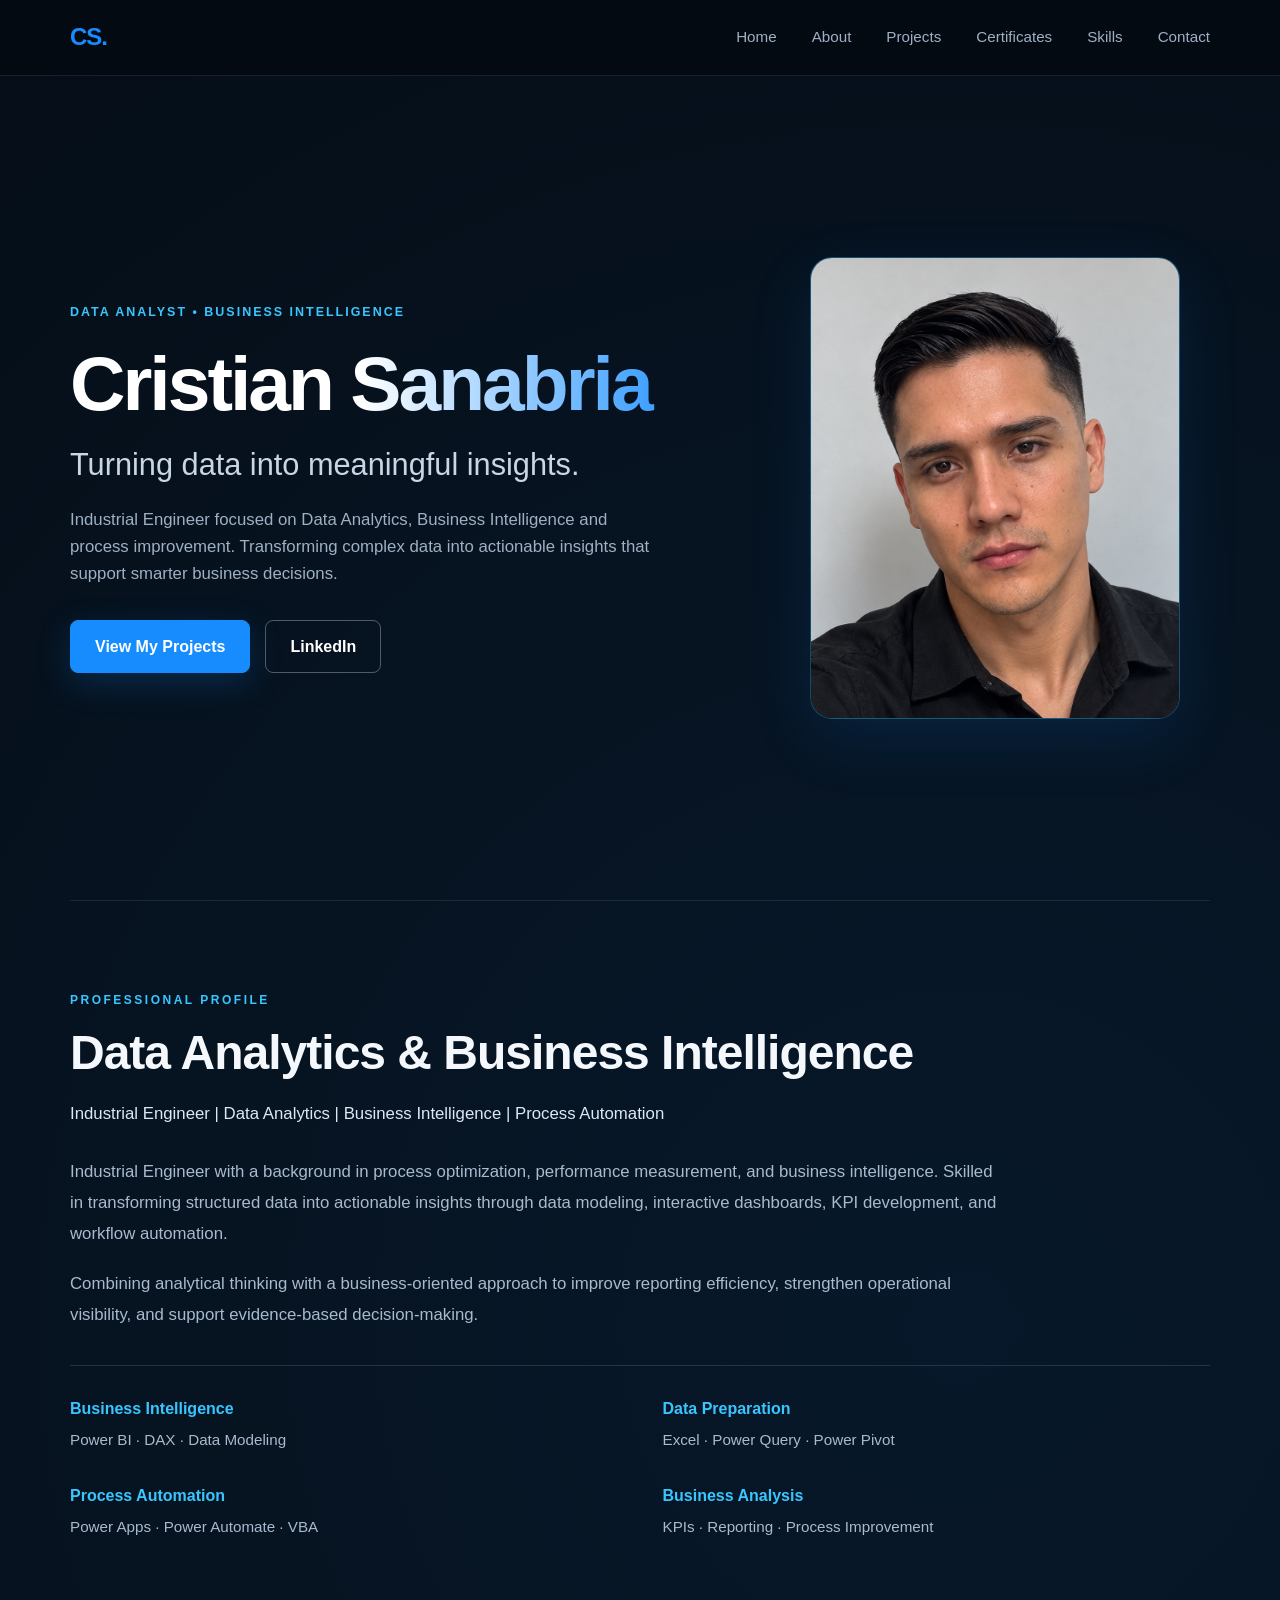
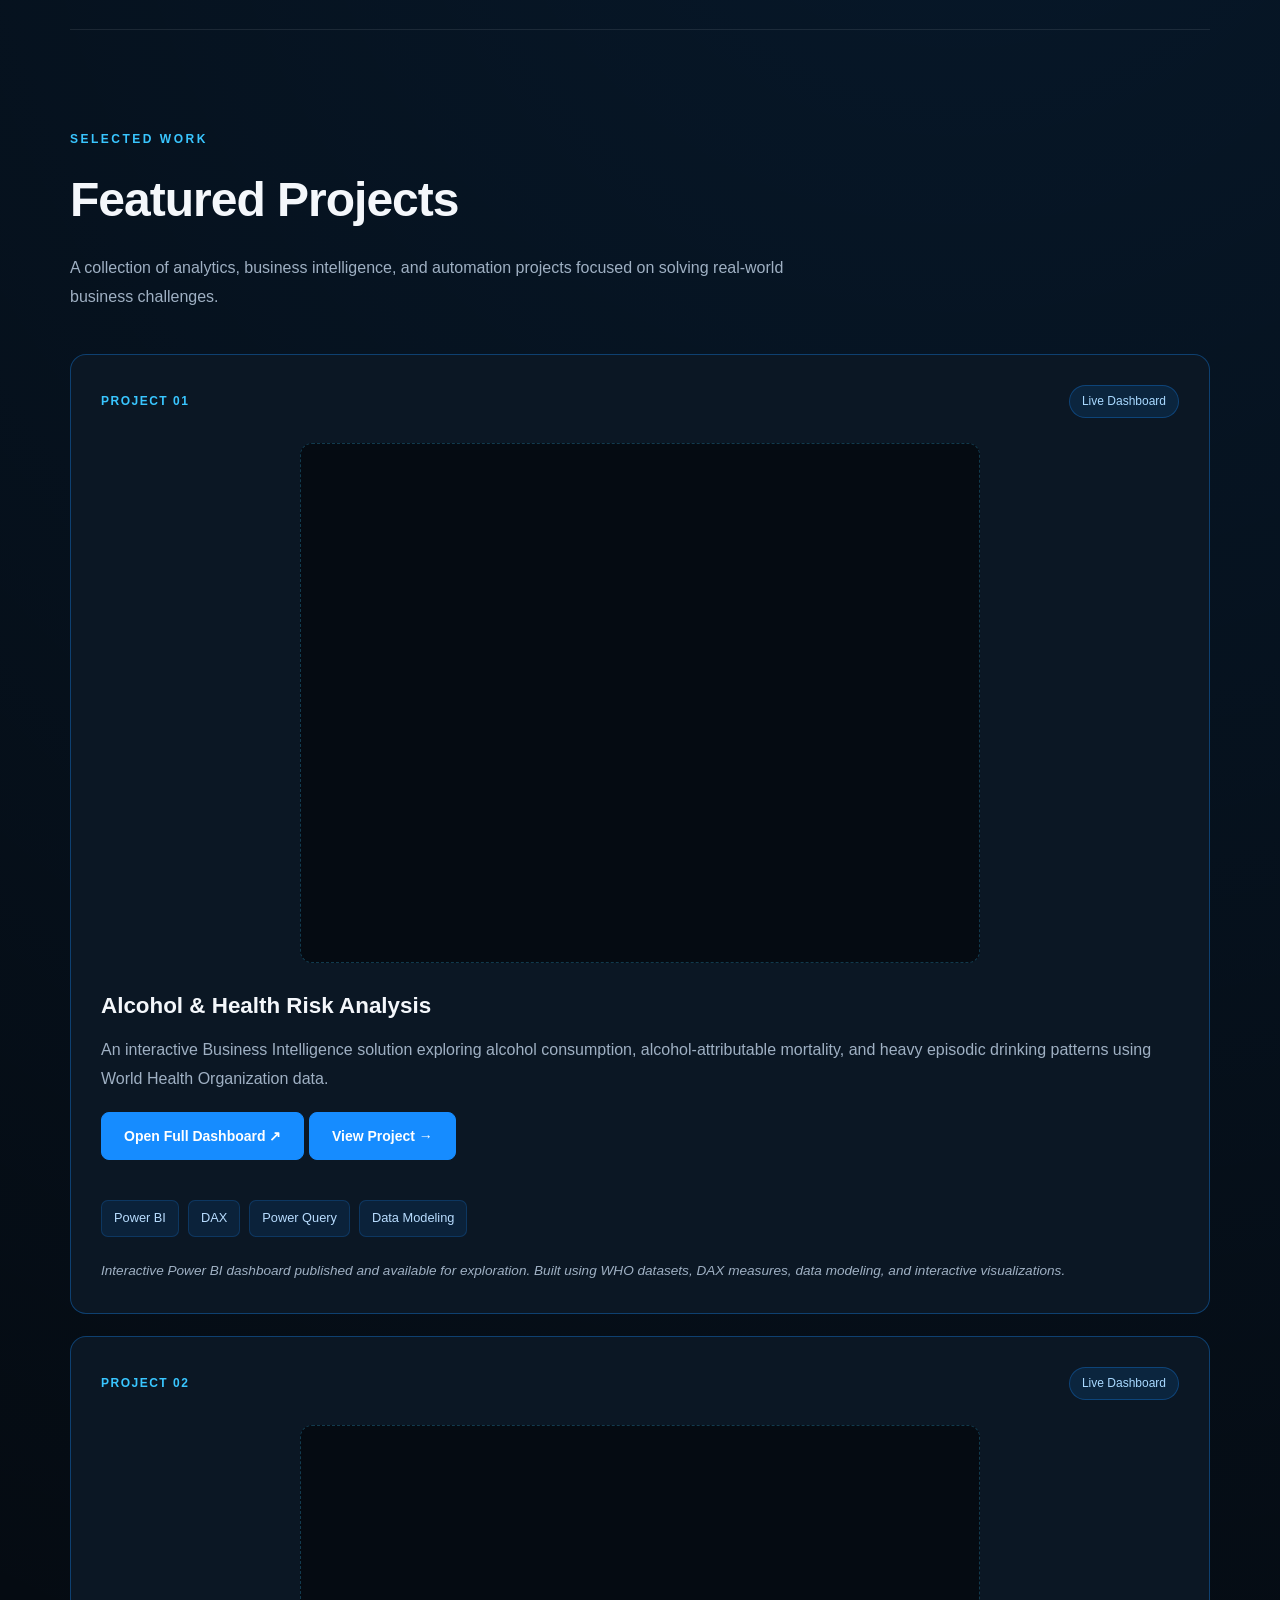
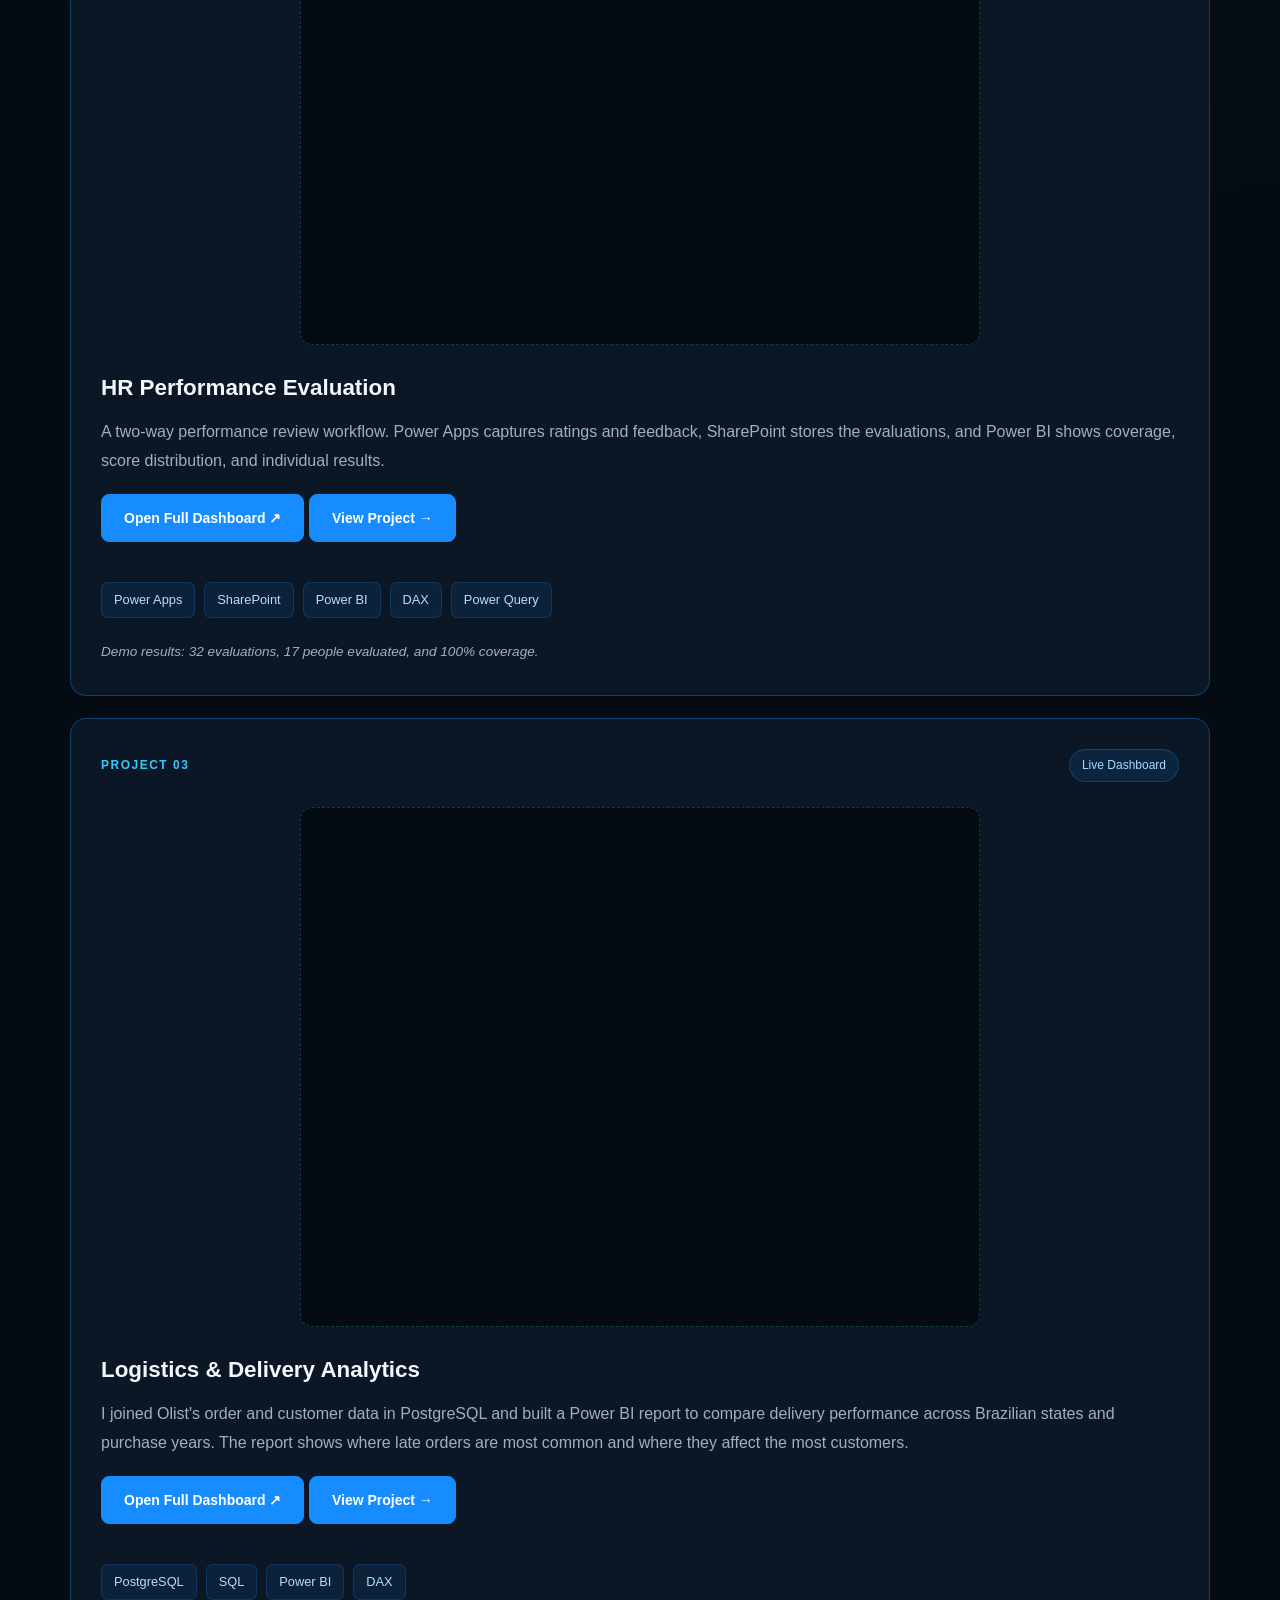
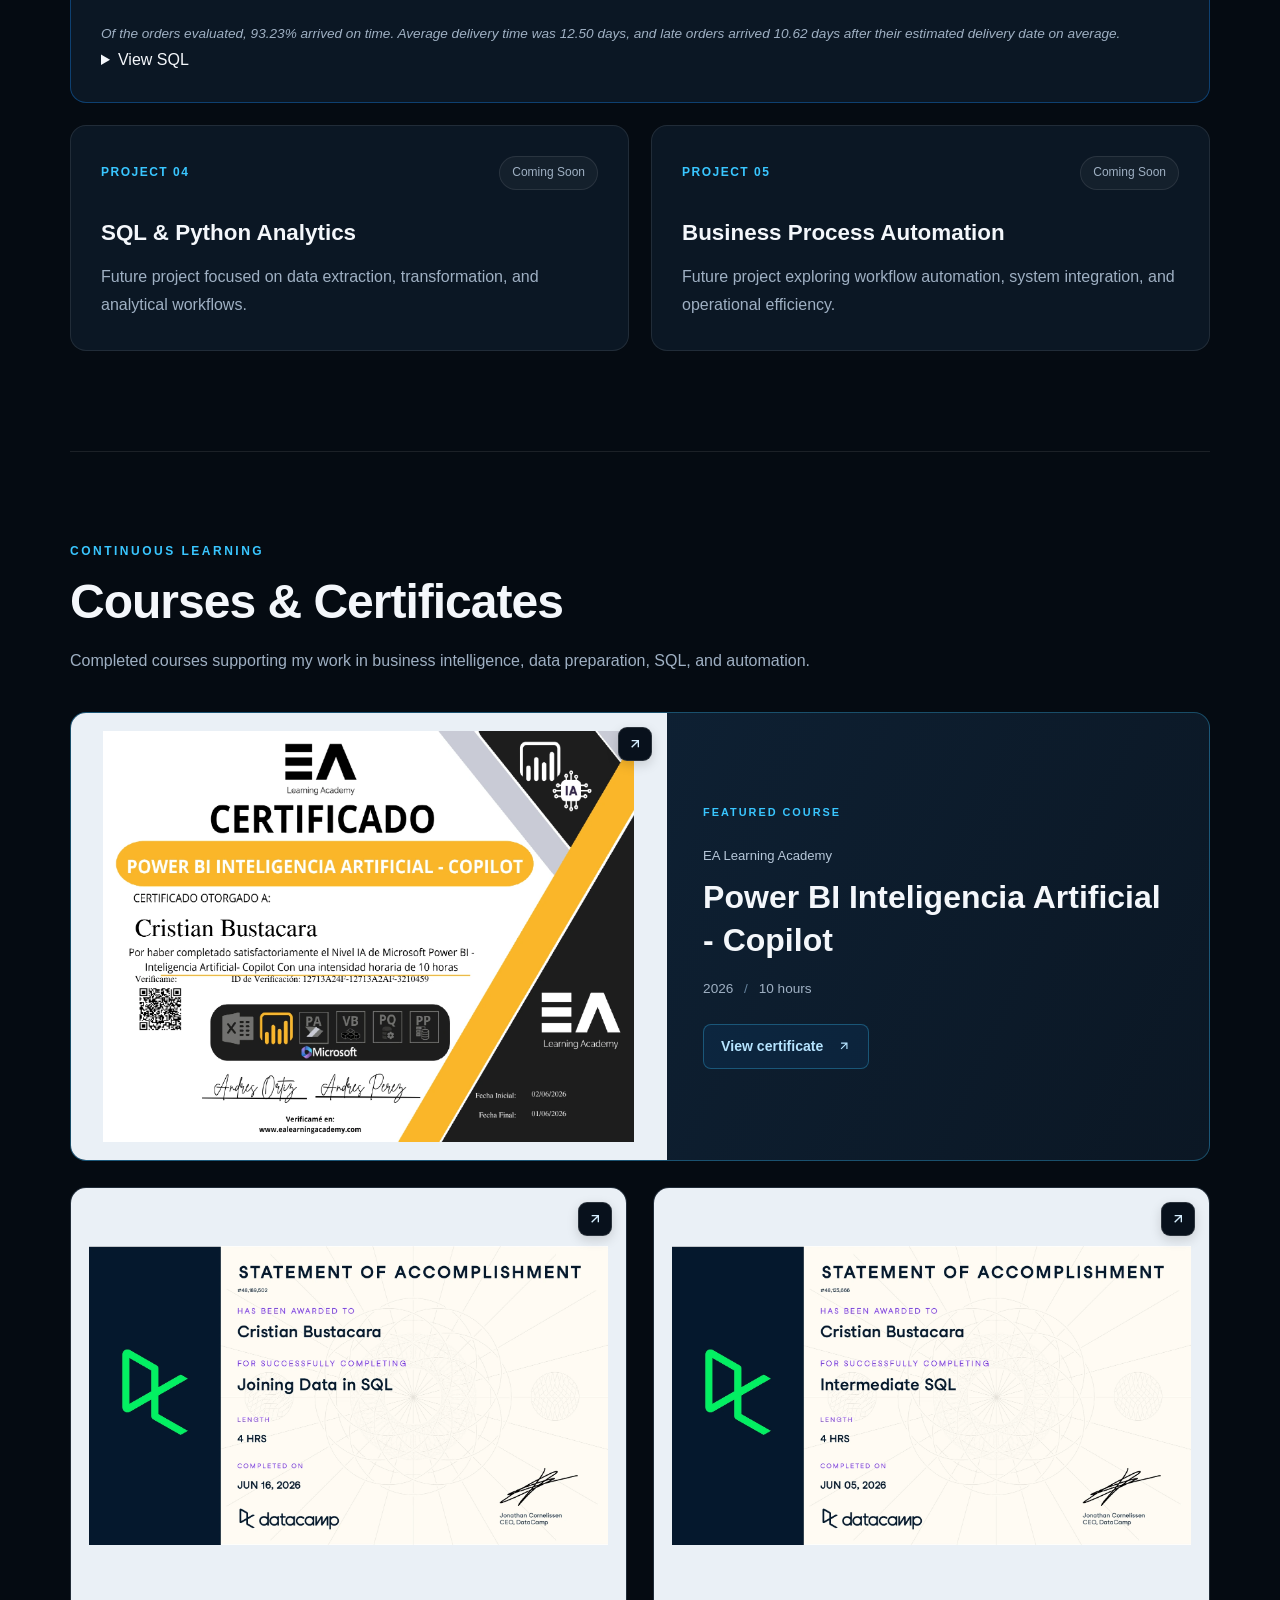
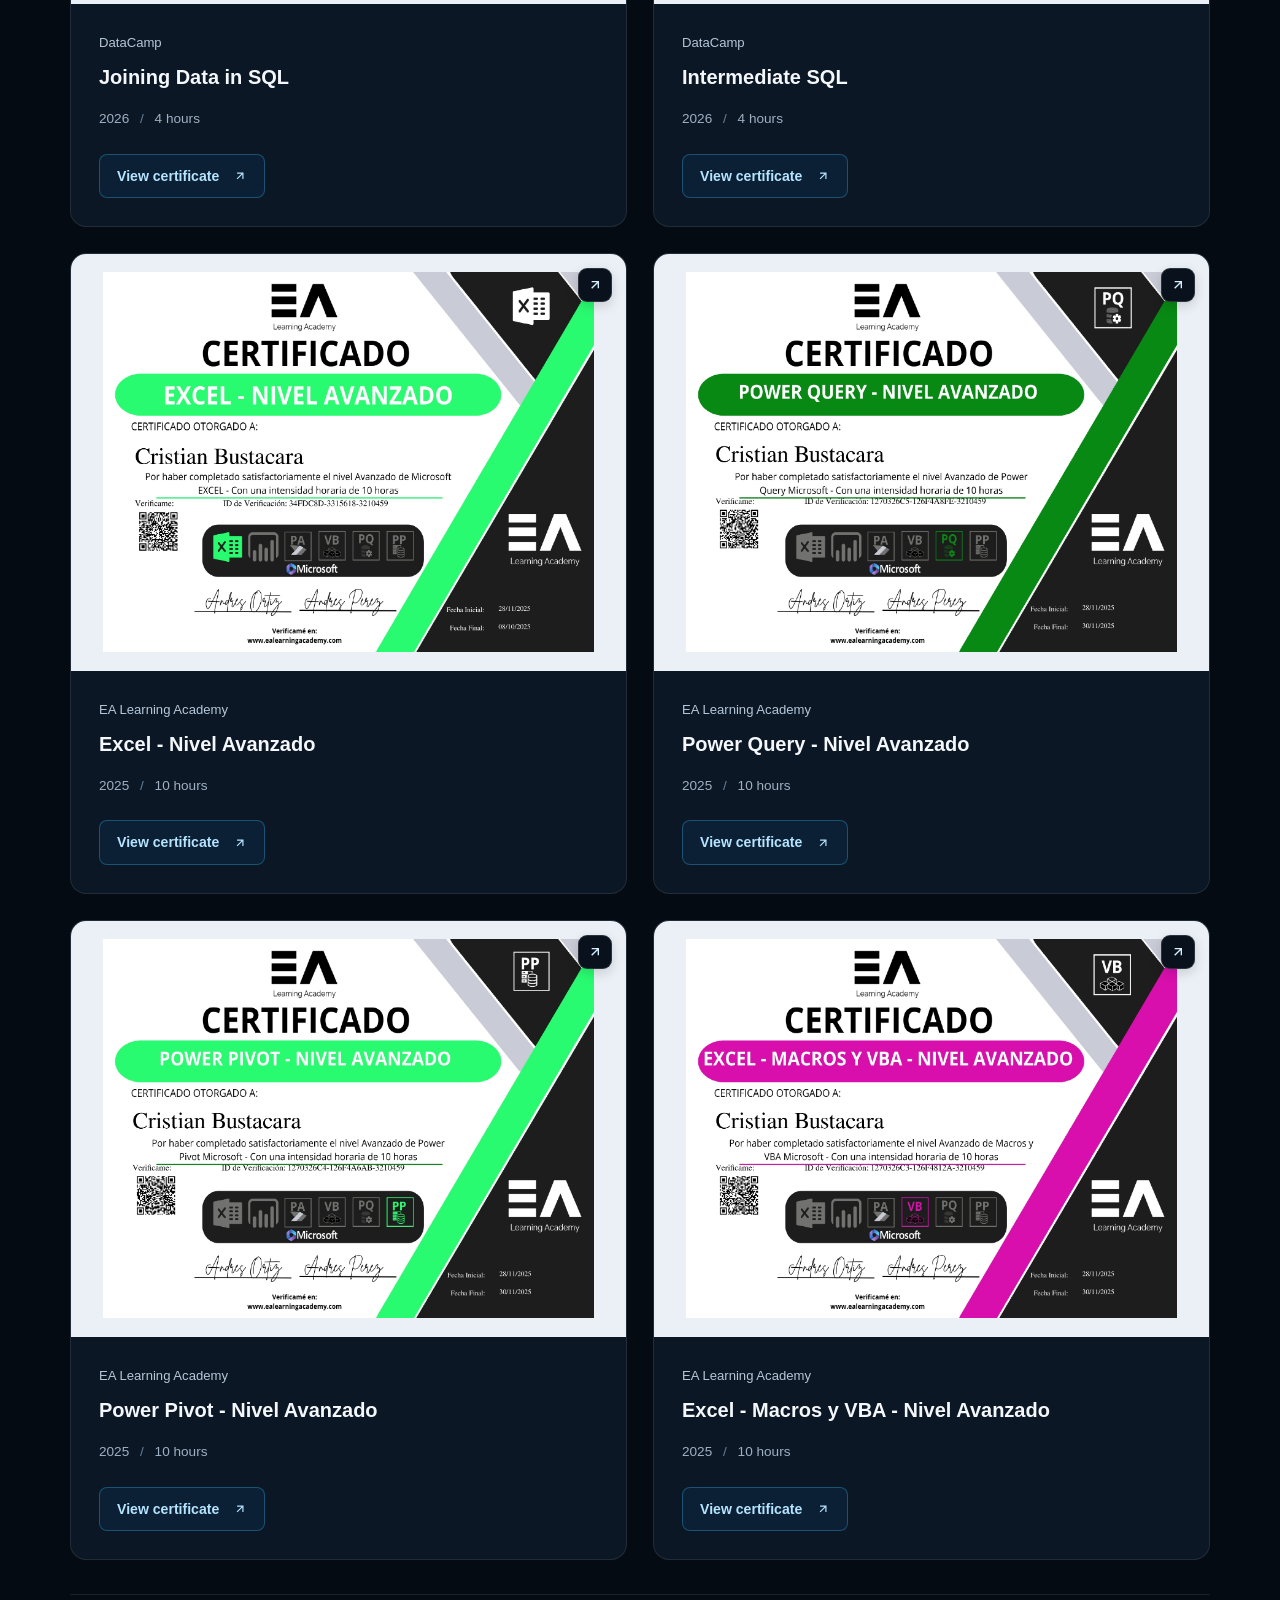
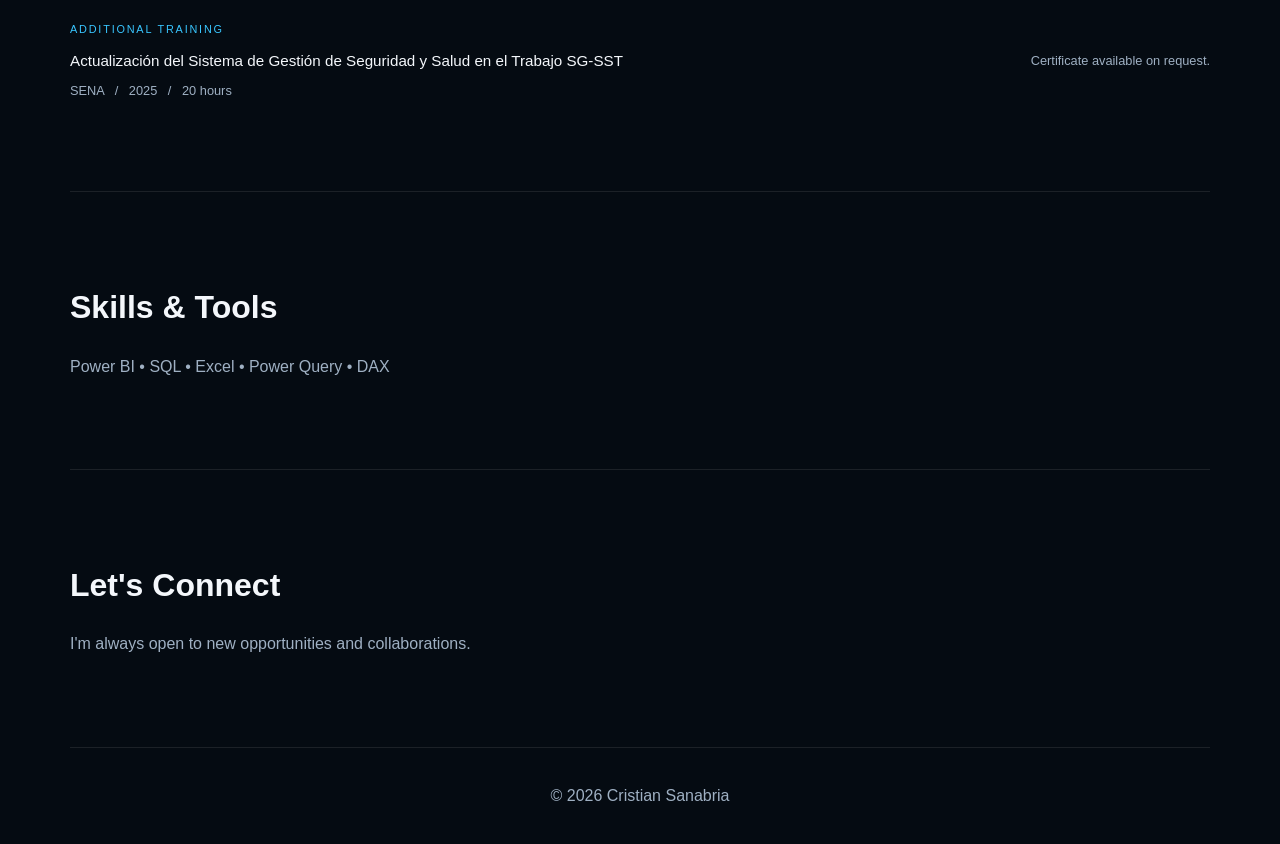
<file: index.html>
<!DOCTYPE html>
<html lang="en">

<head>
  <link rel="stylesheet" href="style.css">
  <meta charset="UTF-8">
  <meta name="viewport" content="width=device-width, initial-scale=1.0">

  <title>Cristian Sanabria | Data Analyst</title>

  <meta
    name="description"
    content="Data Analytics & Business Intelligence Portfolio of Cristian Sanabria."
  >
</head>

<body>

  <!-- NAVIGATION -->
  <header>
    <nav>
      <div>CS.</div>

      <div>
        <a href="#home">Home</a>
        <a href="#about">About</a>
        <a href="#projects">Projects</a>
        <a href="#certifications">Certificates</a>
        <a href="#skills">Skills</a>
        <a href="#contact">Contact</a>
      </div>
    </nav>
  </header>


  <!-- HERO -->
  
<!-- HERO -->
<main>
  <section id="home" class="hero">

    <div class="hero-content">
      <p class="hero-label">
        DATA ANALYST • BUSINESS INTELLIGENCE
      </p>

      <h1>Cristian Sanabria</h1>

      <h2>Turning data into meaningful insights.</h2>

      <p class="hero-description">
        Industrial Engineer focused on Data Analytics,
        Business Intelligence and process improvement.
        Transforming complex data into actionable insights
        that support smarter business decisions.
      </p>

      <div class="hero-buttons">
        <a href="#projects" class="btn-primary">
          View My Projects
        </a>

        <a
          href="https://www.linkedin.com/in/cristian-nicolas-sanabria-bustacara-6592b6359/"
          target="_blank"
          rel="noopener noreferrer"
          class="btn-secondary"
        >
          LinkedIn
        </a>
      </div>
    </div>

    <div class="hero-photo">
      <img
        src="Foto portafolio.png"
        alt="Portrait of Cristian Sanabria"
        onerror="this.style.display='none'; this.parentElement.classList.add('photo-placeholder')"
      >
    </div>

  </section>


    

<!-- PROFESSIONAL PROFILE -->
<section id="about" class="professional-profile">

  <div class="profile-header">
    <p class="profile-label">PROFESSIONAL PROFILE</p>

    <h2>Data Analytics &amp; Business Intelligence</h2>

    <h3 class="profile-subtitle">
      Industrial Engineer | Data Analytics |
      Business Intelligence | Process Automation
    </h3>
  </div>

  <div class="profile-description">
    <p>
      Industrial Engineer with a background in process
      optimization, performance measurement, and business
      intelligence. Skilled in transforming structured
      data into actionable insights through data modeling,
      interactive dashboards, KPI development, and
      workflow automation.
    </p>

    <p>
      Combining analytical thinking with a business-oriented
      approach to improve reporting efficiency, strengthen
      operational visibility, and support evidence-based
      decision-making.
    </p>
  </div>

  <div class="profile-skills">

    <div class="profile-skill">
      <h4>Business Intelligence</h4>
      <p>Power BI · DAX · Data Modeling</p>
    </div>

    <div class="profile-skill">
      <h4>Data Preparation</h4>
      <p>Excel · Power Query · Power Pivot</p>
    </div>

    <div class="profile-skill">
      <h4>Process Automation</h4>
      <p>Power Apps · Power Automate · VBA</p>
    </div>

    <div class="profile-skill">
      <h4>Business Analysis</h4>
      <p>KPIs · Reporting · Process Improvement</p>
    </div>

  </div>

</section>



<!-- PROJECTS -->
<section id="projects" class="projects-section">

  <div class="projects-heading">
    <p class="projects-label">SELECTED WORK</p>
    <h2>Featured Projects</h2>
    <p class="projects-intro">
      A collection of analytics, business intelligence,
      and automation projects focused on solving
      real-world business challenges.
    </p>
  </div>

  <div class="projects-grid">

    <!-- PROJECT 01 -->
    <article class="project-card featured-project">

      <div class="project-top">
        <span class="project-number">PROJECT 01</span>
        <span class="project-status">Live Dashboard</span>
      </div>

     
<div class="project-visual powerbi-dashboard">
  <iframe
    title="Alcohol & Health Risk Analysis"
    src="https://app.powerbi.com/view?r=eyJrIjoiMWI2NDU5ZWMtNjZmYy00ODU0LTg1NzQtMzYwOTA0YmM3ZjdkIiwidCI6IjJlYzk4MWZiLTkyODMtNDNhMC05YTM5LTMzMzJmYzU0ZDc3NCIsImMiOjR9"
   width="100%"
height="450"
style="border: 0; display: block; max-width: 800px; margin: 0 auto;"
    allowfullscreen>
  </iframe>
</div>


      <h3>Alcohol &amp; Health Risk Analysis</h3>

      <p>
        An interactive Business Intelligence solution
        exploring alcohol consumption, alcohol-attributable
        mortality, and heavy episodic drinking patterns
        using World Health Organization data.
      </p>
      
<a
  href="https://app.powerbi.com/view?r=eyJrIjoiMWI2NDU5ZWMtNjZmYy00ODU0LTg1NzQtMzYwOTA0YmM3ZjdkIiwidCI6IjJlYzk4MWZiLTkyODMtNDNhMC05YTM5LTMzMzJmYzU0ZDc3NCIsImMiOjR9"
  target="_blank"
  rel="noopener noreferrer"
  class="dashboard-link">
  Open Full Dashboard ↗
</a>


      <a href="alcohol-health-risk-analysis.html" class="dashboard-link">
        View Project &rarr;
      </a>

      <div class="project-tags">
        <span>Power BI</span>
        <span>DAX</span>
        <span>Power Query</span>
        <span>Data Modeling</span>
      </div>

      <p class="project-note">
       
Interactive Power BI dashboard published and available for exploration. Built using WHO datasets, DAX measures, data modeling, and interactive visualizations.

      </p>

    </article>

    <!-- PROJECT 02 -->
    <article class="project-card featured-project">

      <div class="project-top">
        <span class="project-number">PROJECT 02</span>
        <span class="project-status">Live Dashboard</span>
      </div>

      <div class="project-visual powerbi-dashboard">
        <iframe
          title="HR Performance Evaluation"
          src="https://app.powerbi.com/view?r=eyJrIjoiODBhODZjZmMtZjk0ZC00OTMyLThlZDQtZjdjNjE2MjNlNGU4IiwidCI6IjJlYzk4MWZiLTkyODMtNDNhMC05YTM5LTMzMzJmYzU0ZDc3NCIsImMiOjR9&amp;pageName=f260b2e7dc9363b6ca97"
          width="100%"
          height="450"
          style="border: 0; display: block; max-width: 800px; margin: 0 auto;"
          loading="lazy"
          allowfullscreen>
        </iframe>
      </div>

      <h3>HR Performance Evaluation</h3>

      <p>
        A two-way performance review workflow. Power Apps captures ratings and
        feedback, SharePoint stores the evaluations, and Power BI shows coverage,
        score distribution, and individual results.
      </p>

      <a href="https://app.powerbi.com/view?r=eyJrIjoiODBhODZjZmMtZjk0ZC00OTMyLThlZDQtZjdjNjE2MjNlNGU4IiwidCI6IjJlYzk4MWZiLTkyODMtNDNhMC05YTM5LTMzMzJmYzU0ZDc3NCIsImMiOjR9&amp;pageName=f260b2e7dc9363b6ca97"
         target="_blank" rel="noopener noreferrer" class="dashboard-link">
        Open Full Dashboard ↗
      </a>

      <a href="hr-performance-evaluation.html" class="dashboard-link">
        View Project &rarr;
      </a>

      <div class="project-tags">
        <span>Power Apps</span>
        <span>SharePoint</span>
        <span>Power BI</span>
        <span>DAX</span>
        <span>Power Query</span>
      </div>

      <p class="project-note">
        Demo results: 32 evaluations, 17 people evaluated, and 100% coverage.
      </p>

    </article>

    <!-- PROJECT 03 -->
    <article class="project-card featured-project">
      <div class="project-top">
        <span class="project-number">PROJECT 03</span>
        <span class="project-status">Live Dashboard</span>
      </div>

      <div class="project-visual powerbi-dashboard">
        <iframe title="Logistics &amp; Delivery Analytics"
          src="https://app.powerbi.com/view?r=eyJrIjoiNWE3ZGIwMDgtOTg5NS00YmUyLWI4MTAtZDQxMWUzNGY0YzhkIiwidCI6IjJlYzk4MWZiLTkyODMtNDNhMC05YTM5LTMzMzJmYzU0ZDc3NCIsImMiOjR9"
          width="100%" height="450"
          style="border: 0; display: block; max-width: 800px; margin: 0 auto;"
          loading="lazy" allowfullscreen>
        </iframe>
      </div>

      <h3>Logistics &amp; Delivery Analytics</h3>
      <p>
        I joined Olist's order and customer data in PostgreSQL and built a Power BI
        report to compare delivery performance across Brazilian states and purchase
        years. The report shows where late orders are most common and where they
        affect the most customers.
      </p>

      <a href="https://app.powerbi.com/view?r=eyJrIjoiNWE3ZGIwMDgtOTg5NS00YmUyLWI4MTAtZDQxMWUzNGY0YzhkIiwidCI6IjJlYzk4MWZiLTkyODMtNDNhMC05YTM5LTMzMzJmYzU0ZDc3NCIsImMiOjR9" target="_blank" rel="noopener noreferrer"
         class="dashboard-link">Open Full Dashboard ↗</a>

      <a href="logistics-delivery-analytics.html" class="dashboard-link">View Project &rarr;</a>

      <div class="project-tags">
        <span>PostgreSQL</span>
        <span>SQL</span>
        <span>Power BI</span>
        <span>DAX</span>
      </div>

      <p class="project-note">
        Of the orders evaluated, 93.23% arrived on time. Average delivery time
        was 12.50 days, and late orders arrived 10.62 days after their estimated
        delivery date on average.
      </p>

      <details>
        <summary>View SQL</summary>
        <p>Delivery metrics by destination state from the PostgreSQL view used by Power BI.</p>
        <pre style="overflow-x: auto;"><code>SELECT
    customer_state AS state,
    COUNT(delivery_status) AS evaluated_orders,
    COUNT(*) FILTER (WHERE delivery_status = 'Late') AS late_orders,
    ROUND(
        100.0 * COUNT(*) FILTER (WHERE delivery_status = 'On time')
        / NULLIF(COUNT(delivery_status), 0), 2
    ) AS on_time_pct,
    ROUND(
        100.0 * COUNT(*) FILTER (WHERE delivery_status = 'Late')
        / NULLIF(COUNT(delivery_status), 0), 2
    ) AS late_rate_pct,
    ROUND(AVG(delay_days), 2) AS avg_delay_days
FROM olist.delivery_analysis
GROUP BY customer_state
ORDER BY late_orders DESC, state;</code></pre>
      </details>
    </article>

    <!-- PROJECT 04 -->
    <article class="project-card">

      <div class="project-top">
        <span class="project-number">PROJECT 04</span>
        <span class="project-status upcoming">Coming Soon</span>
      </div>

      <h3>SQL &amp; Python Analytics</h3>

      <p>
        Future project focused on data extraction,
        transformation, and analytical workflows.
      </p>

    </article>

    <!-- PROJECT 05 -->
    <article class="project-card">

      <div class="project-top">
        <span class="project-number">PROJECT 05</span>
        <span class="project-status upcoming">Coming Soon</span>
      </div>

      <h3>Business Process Automation</h3>

      <p>
        Future project exploring workflow automation,
        system integration, and operational efficiency.
      </p>

    </article>

  </div>

</section>



<!-- COURSES AND CERTIFICATES -->
<section id="certifications" class="certifications-section" aria-labelledby="certifications-title">
  <div class="certifications-heading">
    <p class="certifications-label">CONTINUOUS LEARNING</p>
    <h2 id="certifications-title">Courses &amp; Certificates</h2>
    <p class="certifications-intro">Completed courses supporting my work in business intelligence, data preparation, SQL, and automation.</p>
  </div>
  <div class="credentials-grid">
        <article class="credential-card credential-featured">
      <a class="credential-preview" href="certificates/power-bi-ia-copilot.pdf" target="_blank" rel="noopener noreferrer" aria-label="Open certificate: Power BI Inteligencia Artificial - Copilot (PDF, opens in a new tab)">
        <img src="certificate-images/power-bi-ia-copilot.webp" alt="Certificate of completion: Power BI Inteligencia Artificial - Copilot" width="1600" height="1237" loading="lazy" decoding="async">
        <span class="credential-open" aria-hidden="true"><svg aria-hidden="true" width="16" height="16" viewBox="0 0 24 24" fill="none" stroke="currentColor" stroke-width="2"><path d="M7 17 17 7M7 7h10v10"/></svg></span>
      </a>
      <div class="credential-content">
        <p class="credential-category">FEATURED COURSE</p>
        <p class="credential-issuer">EA Learning Academy</p>
        <h3 lang="es">Power BI Inteligencia Artificial - Copilot</h3>
        <p class="credential-meta"><time datetime="2026">2026</time><span aria-hidden="true"> / </span>10 hours</p>
        <a class="credential-link" href="certificates/power-bi-ia-copilot.pdf" target="_blank" rel="noopener noreferrer"
         aria-label="View certificate: Power BI Inteligencia Artificial - Copilot (PDF, opens in a new tab)">View certificate <svg aria-hidden="true" width="14" height="14" viewBox="0 0 24 24" fill="none" stroke="currentColor" stroke-width="2"><path d="M7 17 17 7M7 7h10v10"/></svg></a>
      </div>
    </article>

        <article class="credential-card">
      <a class="credential-preview" href="certificates/joining-data-in-sql.pdf" target="_blank" rel="noopener noreferrer" aria-label="Open certificate: Joining Data in SQL (PDF, opens in a new tab)">
        <img src="certificate-images/joining-data-in-sql.webp" alt="Certificate of completion: Joining Data in SQL" width="1600" height="923" loading="lazy" decoding="async">
        <span class="credential-open" aria-hidden="true"><svg aria-hidden="true" width="16" height="16" viewBox="0 0 24 24" fill="none" stroke="currentColor" stroke-width="2"><path d="M7 17 17 7M7 7h10v10"/></svg></span>
      </a>
      <div class="credential-content">
        
        <p class="credential-issuer">DataCamp</p>
        <h3>Joining Data in SQL</h3>
        <p class="credential-meta"><time datetime="2026">2026</time><span aria-hidden="true"> / </span>4 hours</p>
        <a class="credential-link" href="certificates/joining-data-in-sql.pdf" target="_blank" rel="noopener noreferrer"
         aria-label="View certificate: Joining Data in SQL (PDF, opens in a new tab)">View certificate <svg aria-hidden="true" width="14" height="14" viewBox="0 0 24 24" fill="none" stroke="currentColor" stroke-width="2"><path d="M7 17 17 7M7 7h10v10"/></svg></a>
      </div>
    </article>

        <article class="credential-card">
      <a class="credential-preview" href="certificates/intermediate-sql.pdf" target="_blank" rel="noopener noreferrer" aria-label="Open certificate: Intermediate SQL (PDF, opens in a new tab)">
        <img src="certificate-images/intermediate-sql.webp" alt="Certificate of completion: Intermediate SQL" width="1600" height="923" loading="lazy" decoding="async">
        <span class="credential-open" aria-hidden="true"><svg aria-hidden="true" width="16" height="16" viewBox="0 0 24 24" fill="none" stroke="currentColor" stroke-width="2"><path d="M7 17 17 7M7 7h10v10"/></svg></span>
      </a>
      <div class="credential-content">
        
        <p class="credential-issuer">DataCamp</p>
        <h3>Intermediate SQL</h3>
        <p class="credential-meta"><time datetime="2026">2026</time><span aria-hidden="true"> / </span>4 hours</p>
        <a class="credential-link" href="certificates/intermediate-sql.pdf" target="_blank" rel="noopener noreferrer"
         aria-label="View certificate: Intermediate SQL (PDF, opens in a new tab)">View certificate <svg aria-hidden="true" width="14" height="14" viewBox="0 0 24 24" fill="none" stroke="currentColor" stroke-width="2"><path d="M7 17 17 7M7 7h10v10"/></svg></a>
      </div>
    </article>

        <article class="credential-card">
      <a class="credential-preview" href="certificates/excel-avanzado.pdf" target="_blank" rel="noopener noreferrer" aria-label="Open certificate: Excel - Nivel Avanzado (PDF, opens in a new tab)">
        <img src="certificate-images/excel-avanzado.webp" alt="Certificate of completion: Excel - Nivel Avanzado" width="1600" height="1237" loading="lazy" decoding="async">
        <span class="credential-open" aria-hidden="true"><svg aria-hidden="true" width="16" height="16" viewBox="0 0 24 24" fill="none" stroke="currentColor" stroke-width="2"><path d="M7 17 17 7M7 7h10v10"/></svg></span>
      </a>
      <div class="credential-content">
        
        <p class="credential-issuer">EA Learning Academy</p>
        <h3 lang="es">Excel - Nivel Avanzado</h3>
        <p class="credential-meta"><time datetime="2025">2025</time><span aria-hidden="true"> / </span>10 hours</p>
        <a class="credential-link" href="certificates/excel-avanzado.pdf" target="_blank" rel="noopener noreferrer"
         aria-label="View certificate: Excel - Nivel Avanzado (PDF, opens in a new tab)">View certificate <svg aria-hidden="true" width="14" height="14" viewBox="0 0 24 24" fill="none" stroke="currentColor" stroke-width="2"><path d="M7 17 17 7M7 7h10v10"/></svg></a>
      </div>
    </article>

        <article class="credential-card">
      <a class="credential-preview" href="certificates/power-query-avanzado.pdf" target="_blank" rel="noopener noreferrer" aria-label="Open certificate: Power Query - Nivel Avanzado (PDF, opens in a new tab)">
        <img src="certificate-images/power-query-avanzado.webp" alt="Certificate of completion: Power Query - Nivel Avanzado" width="1600" height="1237" loading="lazy" decoding="async">
        <span class="credential-open" aria-hidden="true"><svg aria-hidden="true" width="16" height="16" viewBox="0 0 24 24" fill="none" stroke="currentColor" stroke-width="2"><path d="M7 17 17 7M7 7h10v10"/></svg></span>
      </a>
      <div class="credential-content">
        
        <p class="credential-issuer">EA Learning Academy</p>
        <h3 lang="es">Power Query - Nivel Avanzado</h3>
        <p class="credential-meta"><time datetime="2025">2025</time><span aria-hidden="true"> / </span>10 hours</p>
        <a class="credential-link" href="certificates/power-query-avanzado.pdf" target="_blank" rel="noopener noreferrer"
         aria-label="View certificate: Power Query - Nivel Avanzado (PDF, opens in a new tab)">View certificate <svg aria-hidden="true" width="14" height="14" viewBox="0 0 24 24" fill="none" stroke="currentColor" stroke-width="2"><path d="M7 17 17 7M7 7h10v10"/></svg></a>
      </div>
    </article>

        <article class="credential-card">
      <a class="credential-preview" href="certificates/power-pivot-avanzado.pdf" target="_blank" rel="noopener noreferrer" aria-label="Open certificate: Power Pivot - Nivel Avanzado (PDF, opens in a new tab)">
        <img src="certificate-images/power-pivot-avanzado.webp" alt="Certificate of completion: Power Pivot - Nivel Avanzado" width="1600" height="1237" loading="lazy" decoding="async">
        <span class="credential-open" aria-hidden="true"><svg aria-hidden="true" width="16" height="16" viewBox="0 0 24 24" fill="none" stroke="currentColor" stroke-width="2"><path d="M7 17 17 7M7 7h10v10"/></svg></span>
      </a>
      <div class="credential-content">
        
        <p class="credential-issuer">EA Learning Academy</p>
        <h3 lang="es">Power Pivot - Nivel Avanzado</h3>
        <p class="credential-meta"><time datetime="2025">2025</time><span aria-hidden="true"> / </span>10 hours</p>
        <a class="credential-link" href="certificates/power-pivot-avanzado.pdf" target="_blank" rel="noopener noreferrer"
         aria-label="View certificate: Power Pivot - Nivel Avanzado (PDF, opens in a new tab)">View certificate <svg aria-hidden="true" width="14" height="14" viewBox="0 0 24 24" fill="none" stroke="currentColor" stroke-width="2"><path d="M7 17 17 7M7 7h10v10"/></svg></a>
      </div>
    </article>

        <article class="credential-card">
      <a class="credential-preview" href="certificates/excel-macros-vba-avanzado.pdf" target="_blank" rel="noopener noreferrer" aria-label="Open certificate: Excel - Macros y VBA - Nivel Avanzado (PDF, opens in a new tab)">
        <img src="certificate-images/excel-macros-vba-avanzado.webp" alt="Certificate of completion: Excel - Macros y VBA - Nivel Avanzado" width="1600" height="1237" loading="lazy" decoding="async">
        <span class="credential-open" aria-hidden="true"><svg aria-hidden="true" width="16" height="16" viewBox="0 0 24 24" fill="none" stroke="currentColor" stroke-width="2"><path d="M7 17 17 7M7 7h10v10"/></svg></span>
      </a>
      <div class="credential-content">
        
        <p class="credential-issuer">EA Learning Academy</p>
        <h3 lang="es">Excel - Macros y VBA - Nivel Avanzado</h3>
        <p class="credential-meta"><time datetime="2025">2025</time><span aria-hidden="true"> / </span>10 hours</p>
        <a class="credential-link" href="certificates/excel-macros-vba-avanzado.pdf" target="_blank" rel="noopener noreferrer"
         aria-label="View certificate: Excel - Macros y VBA - Nivel Avanzado (PDF, opens in a new tab)">View certificate <svg aria-hidden="true" width="14" height="14" viewBox="0 0 24 24" fill="none" stroke="currentColor" stroke-width="2"><path d="M7 17 17 7M7 7h10v10"/></svg></a>
      </div>
    </article>
  </div>
  <div class="complementary-training">
    <div>
      <p class="complementary-label">ADDITIONAL TRAINING</p>
      <h3 lang="es">Actualización del Sistema de Gestión de Seguridad y Salud en el Trabajo SG-SST</h3>
      <p>SENA <span aria-hidden="true">/</span> <time datetime="2025">2025</time> <span aria-hidden="true">/</span> 20 hours</p>
    </div>
    <p class="complementary-note">Certificate available on request.</p>
  </div>
</section>


    <!-- SKILLS -->
    <section id="skills">

      <h2>Skills & Tools</h2>

      <p>
        Power BI • SQL • Excel • Power Query • DAX
      </p>

    </section>


    <!-- CONTACT -->
    <section id="contact">

      <h2>Let's Connect</h2>

      <p>
        I'm always open to new opportunities and collaborations.
      </p>

    </section>

  </main>


  <footer>
    <p>© 2026 Cristian Sanabria</p>
  </footer>

</body>

</html>
</file>
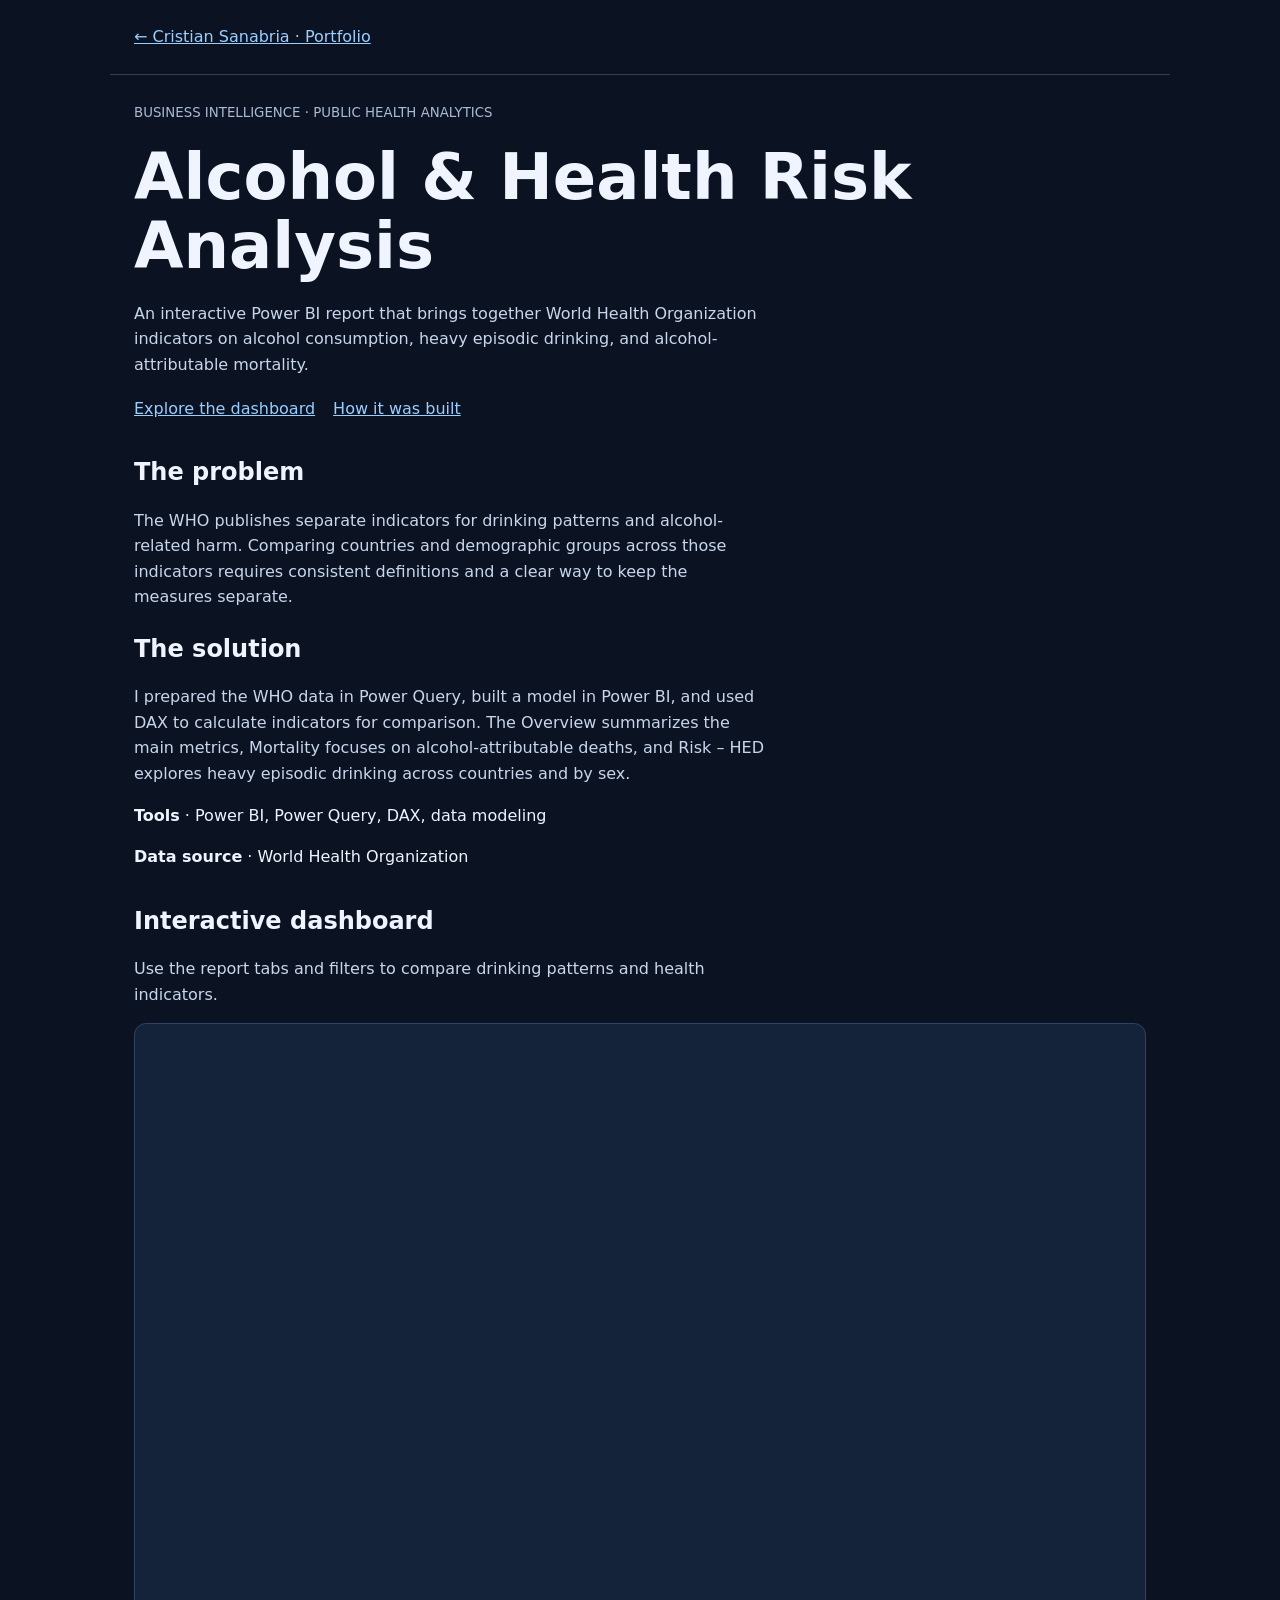
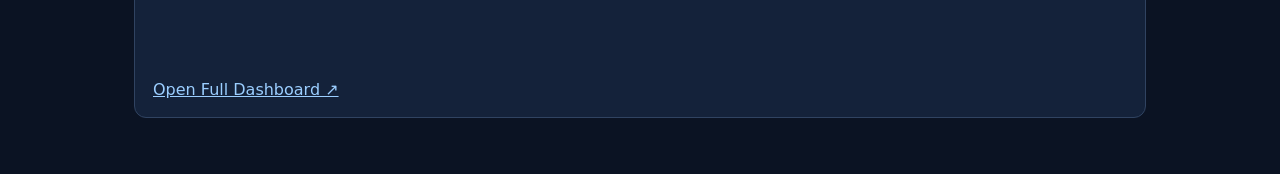
<file: alcohol-health-risk-analysis.html>
<!doctype html><html lang="en"><meta charset="utf-8"><meta name="viewport" content="width=device-width,initial-scale=1"><title>Alcohol &amp; Health Risk Analysis | Cristian Sanabria</title><style>
*{box-sizing:border-box}body{margin:0;background:#0b1323;color:#eff4ff;font:16px/1.6 system-ui,sans-serif}main,header{max-width:1060px;margin:auto;padding:24px}header{border-bottom:1px solid #2f405d}a{color:#9bceff}h1{font-size:clamp(2rem,6vw,4rem);line-height:1.08;margin:.3em 0}h2{margin-bottom:.35em}.lead{max-width:62ch;color:#c8d6eb}.stats,.gallery{display:grid;grid-template-columns:repeat(auto-fit,minmax(225px,1fr));gap:16px;margin:28px 0}.stat,figure{margin:0;background:#14223a;border:1px solid #304361;border-radius:12px;overflow:hidden}.stat,figcaption{padding:14px 18px}.stat strong{display:block;font-size:1.7rem}img{display:block;width:100%;height:auto}section{margin:32px 0}iframe{width:100%;aspect-ratio:16/10;border:0}small{color:#aabbd3}
video{display:block;width:100%;max-height:560px;background:#050911;border-radius:12px}.report{display:grid;gap:16px}.gallery img{object-fit:contain}nav{display:flex;gap:18px;flex-wrap:wrap;margin-top:18px}
</style><header><a href="./#projects">← Cristian Sanabria · Portfolio</a></header>
<main>
<small>BUSINESS INTELLIGENCE · PUBLIC HEALTH ANALYTICS</small>
<h1>Alcohol &amp; Health Risk Analysis</h1>
<p class="lead">An interactive Power BI report that brings together World Health Organization indicators on alcohol consumption, heavy episodic drinking, and alcohol-attributable mortality.</p>
<nav aria-label="Project sections"><a href="#dashboard">Explore the dashboard</a><a href="#method">How it was built</a></nav>
<section id="method"><h2>The problem</h2><p class="lead">The WHO publishes separate indicators for drinking patterns and alcohol-related harm. Comparing countries and demographic groups across those indicators requires consistent definitions and a clear way to keep the measures separate.</p>
<h2>The solution</h2><p class="lead">I prepared the WHO data in Power Query, built a model in Power BI, and used DAX to calculate indicators for comparison. The Overview summarizes the main metrics, Mortality focuses on alcohol-attributable deaths, and Risk – HED explores heavy episodic drinking across countries and by sex.</p>
<p><strong>Tools</strong> · Power BI, Power Query, DAX, data modeling</p><p><strong>Data source</strong> · World Health Organization</p></section>
<section id="dashboard"><h2>Interactive dashboard</h2><p class="lead">Use the report tabs and filters to compare drinking patterns and health indicators.</p>
<figure><iframe title="Alcohol and Health Risk interactive Power BI report" src="https://app.powerbi.com/view?r=eyJrIjoiMWI2NDU5ZWMtNjZmYy00ODU0LTg1NzQtMzYwOTA0YmM3ZjdkIiwidCI6IjJlYzk4MWZiLTkyODMtNDNhMC05YTM5LTMzMzJmYzU0ZDc3NCIsImMiOjR9" loading="lazy" allowfullscreen></iframe><figcaption><a href="https://app.powerbi.com/view?r=eyJrIjoiMWI2NDU5ZWMtNjZmYy00ODU0LTg1NzQtMzYwOTA0YmM3ZjdkIiwidCI6IjJlYzk4MWZiLTkyODMtNDNhMC05YTM5LTMzMzJmYzU0ZDc3NCIsImMiOjR9" target="_blank" rel="noopener noreferrer">Open Full Dashboard ↗</a></figcaption></figure></section>
</main></body></html>
</file>
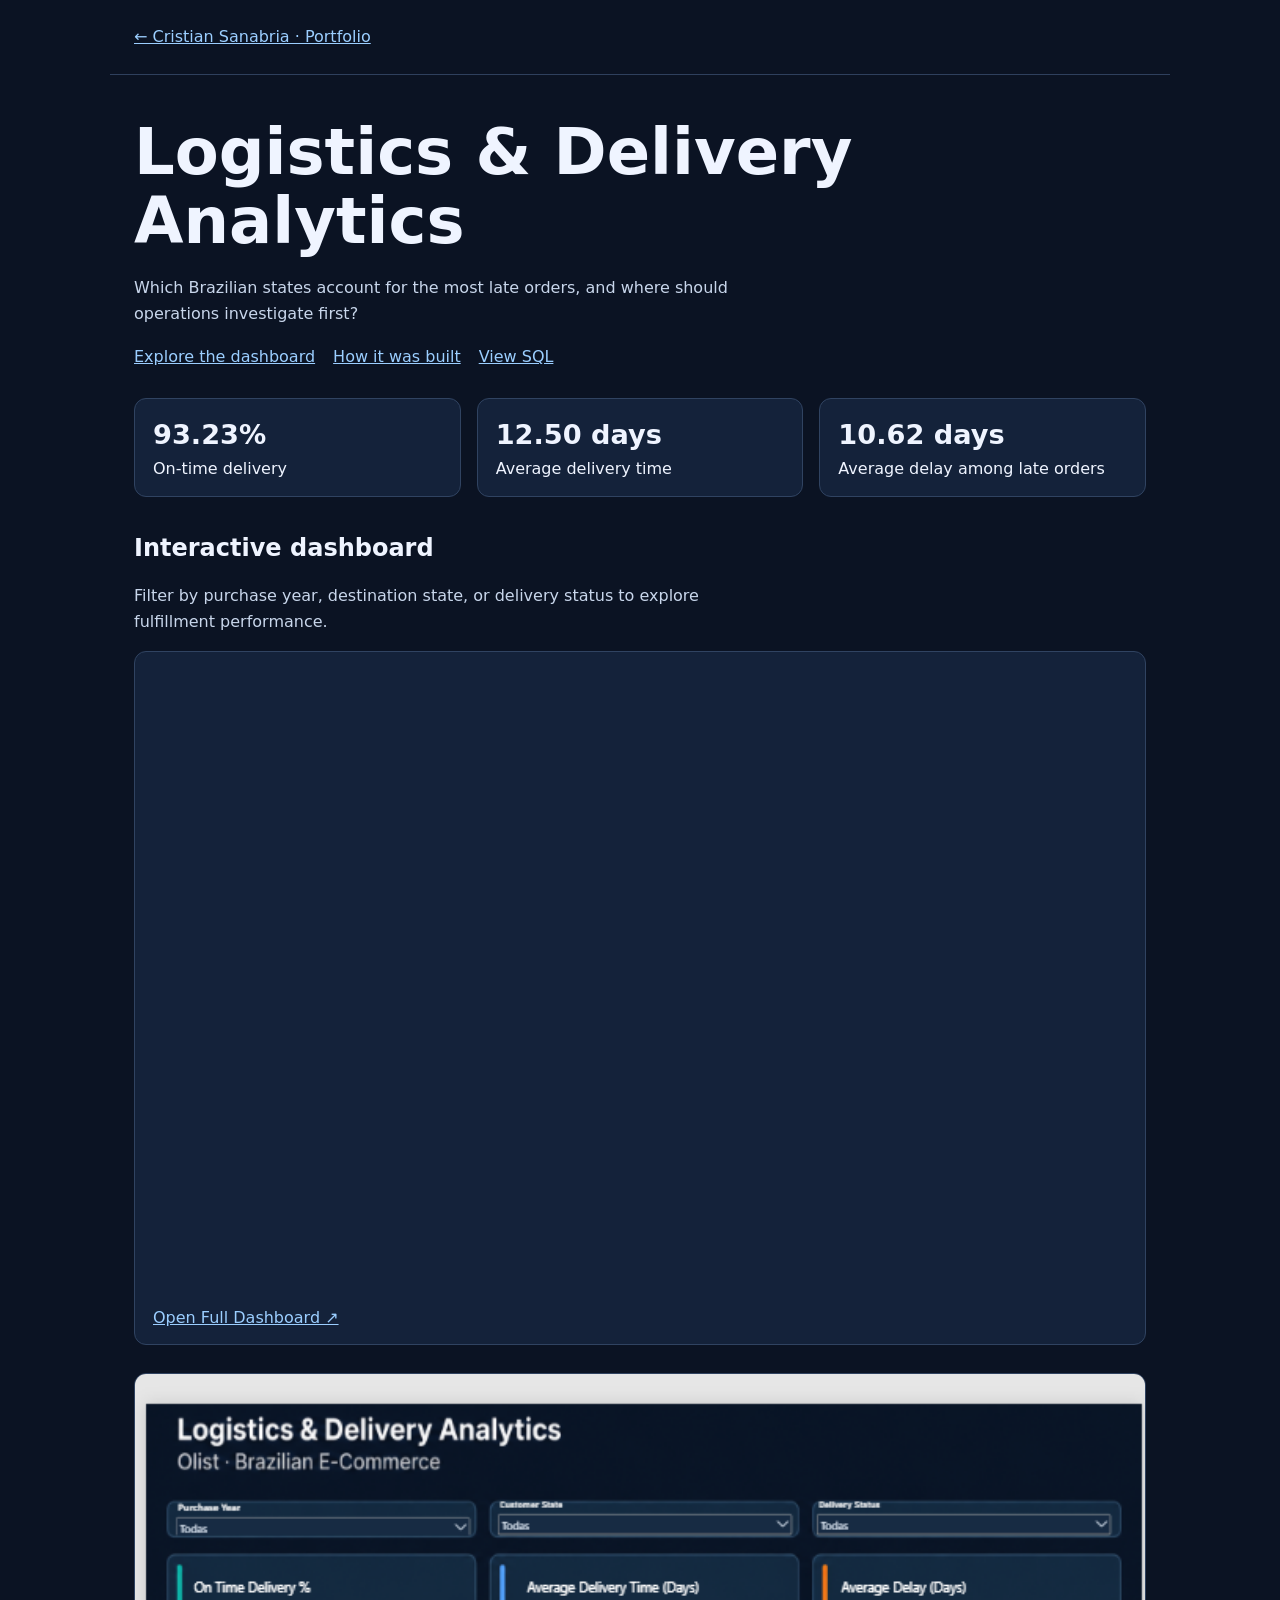
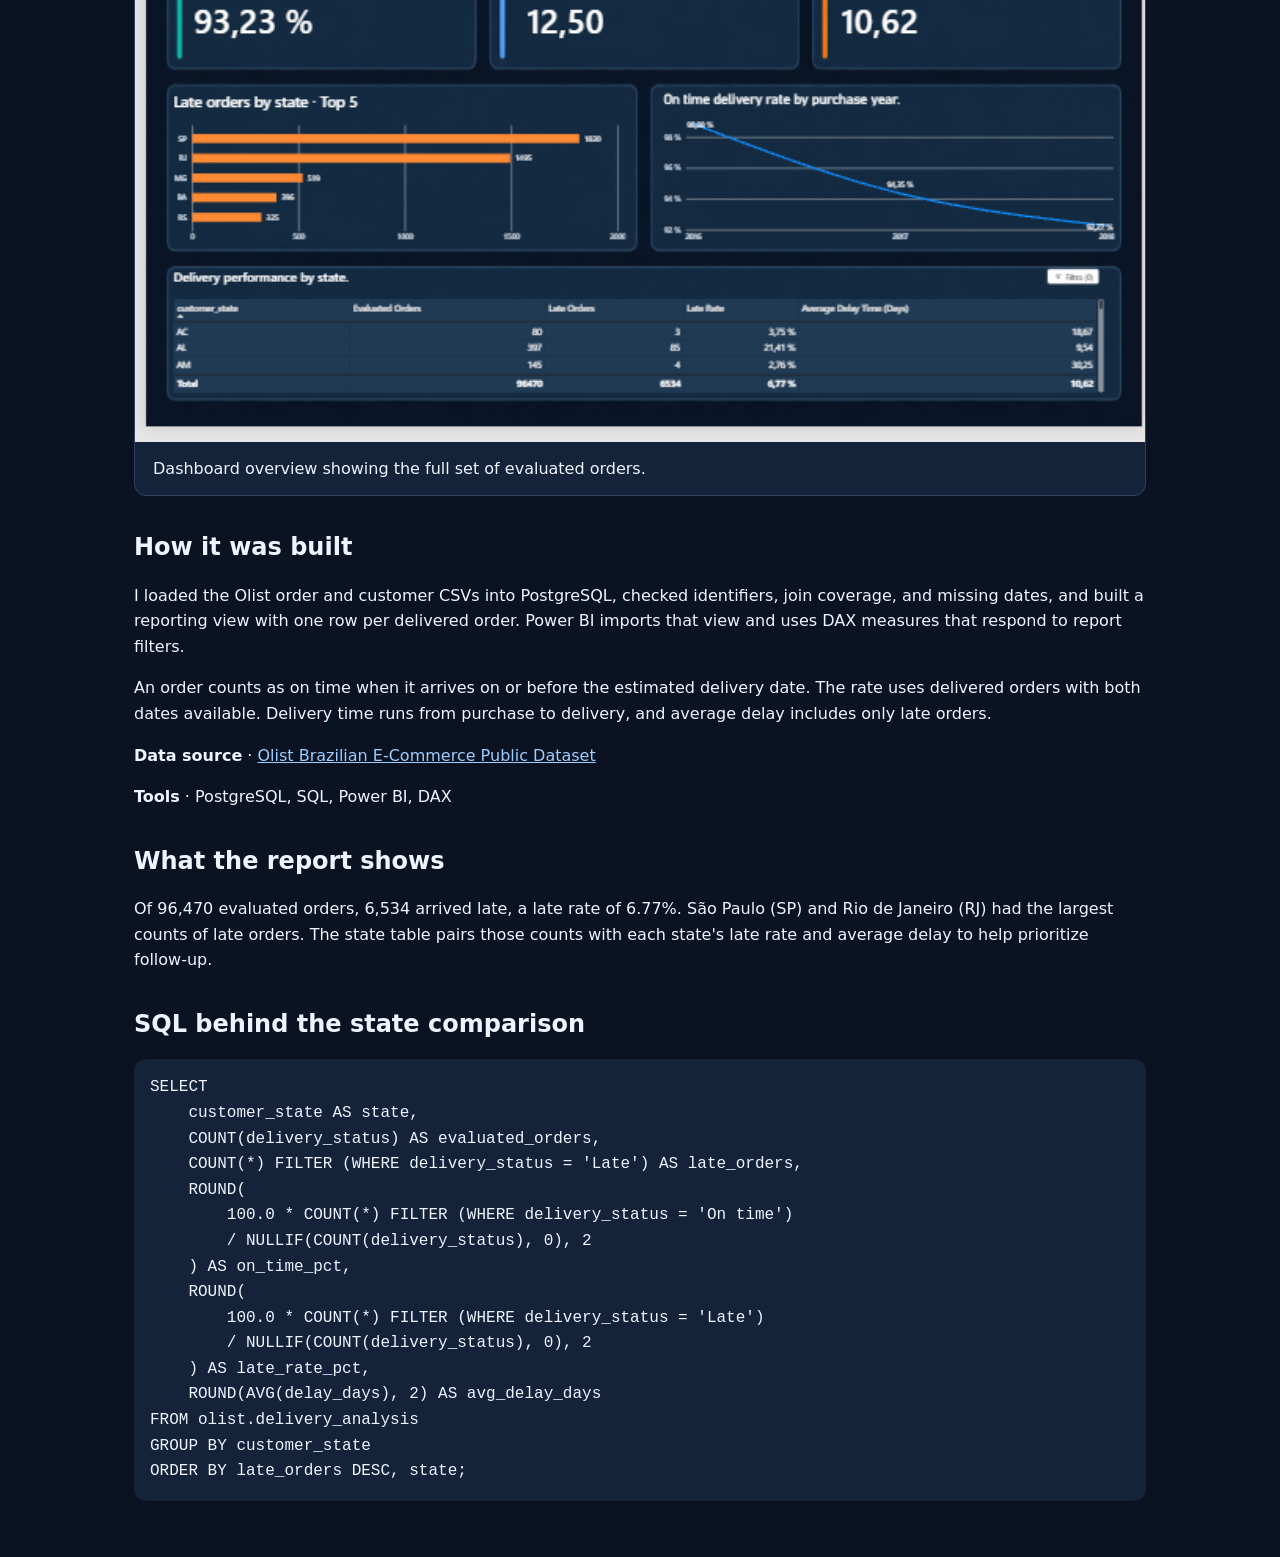
<file: logistics-delivery-analytics.html>
<!doctype html>
<html lang="en">
<head>
  <meta charset="utf-8">
  <meta name="viewport" content="width=device-width, initial-scale=1">
  <title>Logistics &amp; Delivery Analytics | Cristian Sanabria</title>
  <style>
*{box-sizing:border-box}body{margin:0;background:#0b1323;color:#eff4ff;font:16px/1.6 system-ui,sans-serif}main,header{max-width:1060px;margin:auto;padding:24px}header{border-bottom:1px solid #2f405d}a{color:#9bceff}h1{font-size:clamp(2rem,6vw,4rem);line-height:1.08;margin:.3em 0}h2{margin-bottom:.35em}.lead{max-width:62ch;color:#c8d6eb}.stats,.gallery{display:grid;grid-template-columns:repeat(auto-fit,minmax(225px,1fr));gap:16px;margin:28px 0}.stat,figure{margin:0;background:#14223a;border:1px solid #304361;border-radius:12px;overflow:hidden}.stat,figcaption{padding:14px 18px}.stat strong{display:block;font-size:1.7rem}img{display:block;width:100%;height:auto}section{margin:32px 0}iframe{width:100%;aspect-ratio:16/10;border:0}small{color:#aabbd3}
video{display:block;width:100%;max-height:560px;background:#050911;border-radius:12px}.report{display:grid;gap:16px}.gallery img{object-fit:contain}nav{display:flex;gap:18px;flex-wrap:wrap;margin-top:18px}

    pre { overflow-x: auto; padding: 16px; background: #14223a; border-radius: 12px; }
  </style>
</head>
<body>
  <header><a href="./#projects">← Cristian Sanabria · Portfolio</a></header>
  <main>
    <h1>Logistics &amp; Delivery Analytics</h1>
    <p class="lead">Which Brazilian states account for the most late orders, and where should operations investigate first?</p>
    <nav aria-label="Project sections">
      <a href="#dashboard">Explore the dashboard</a>
      <a href="#method">How it was built</a>
      <a href="#sql">View SQL</a>
    </nav>
    <div class="stats">
      <div class="stat"><strong>93.23%</strong> On-time delivery</div>
      <div class="stat"><strong>12.50 days</strong> Average delivery time</div>
      <div class="stat"><strong>10.62 days</strong> Average delay among late orders</div>
    </div>
    <section id="dashboard">
      <h2>Interactive dashboard</h2>
      <p class="lead">Filter by purchase year, destination state, or delivery status to explore fulfillment performance.</p>
      <figure>
        <iframe title="Logistics and Delivery Analytics interactive Power BI report"
          src="https://app.powerbi.com/view?r=eyJrIjoiNWE3ZGIwMDgtOTg5NS00YmUyLWI4MTAtZDQxMWUzNGY0YzhkIiwidCI6IjJlYzk4MWZiLTkyODMtNDNhMC05YTM5LTMzMzJmYzU0ZDc3NCIsImMiOjR9" loading="lazy" allowfullscreen></iframe>
        <figcaption><a href="https://app.powerbi.com/view?r=eyJrIjoiNWE3ZGIwMDgtOTg5NS00YmUyLWI4MTAtZDQxMWUzNGY0YzhkIiwidCI6IjJlYzk4MWZiLTkyODMtNDNhMC05YTM5LTMzMzJmYzU0ZDc3NCIsImMiOjR9" target="_blank" rel="noopener noreferrer">Open Full Dashboard ↗</a></figcaption>
      </figure>
      <div class="gallery">
        <figure>
          <img src="[data-uri]" alt="Dashboard overview with delivery KPIs, late orders by state, and annual on-time performance">
          <figcaption>Dashboard overview showing the full set of evaluated orders.</figcaption>
        </figure>
      </div>
    </section>
    <section id="method">
      <h2>How it was built</h2>
      <p>I loaded the Olist order and customer CSVs into PostgreSQL, checked identifiers, join coverage, and missing dates, and built a reporting view with one row per delivered order. Power BI imports that view and uses DAX measures that respond to report filters.</p>
      <p>An order counts as on time when it arrives on or before the estimated delivery date. The rate uses delivered orders with both dates available. Delivery time runs from purchase to delivery, and average delay includes only late orders.</p>
      <p><strong>Data source</strong> · <a href="https://www.kaggle.com/datasets/olistbr/brazilian-ecommerce">Olist Brazilian E-Commerce Public Dataset</a></p>
      <p><strong>Tools</strong> · PostgreSQL, SQL, Power BI, DAX</p>
    </section>
    <section>
      <h2>What the report shows</h2>
      <p>Of 96,470 evaluated orders, 6,534 arrived late, a late rate of 6.77%. São Paulo (SP) and Rio de Janeiro (RJ) had the largest counts of late orders. The state table pairs those counts with each state's late rate and average delay to help prioritize follow-up.</p>
    </section>
    <section id="sql">
      <h2>SQL behind the state comparison</h2>
      <pre><code>SELECT
    customer_state AS state,
    COUNT(delivery_status) AS evaluated_orders,
    COUNT(*) FILTER (WHERE delivery_status = 'Late') AS late_orders,
    ROUND(
        100.0 * COUNT(*) FILTER (WHERE delivery_status = 'On time')
        / NULLIF(COUNT(delivery_status), 0), 2
    ) AS on_time_pct,
    ROUND(
        100.0 * COUNT(*) FILTER (WHERE delivery_status = 'Late')
        / NULLIF(COUNT(delivery_status), 0), 2
    ) AS late_rate_pct,
    ROUND(AVG(delay_days), 2) AS avg_delay_days
FROM olist.delivery_analysis
GROUP BY customer_state
ORDER BY late_orders DESC, state;</code></pre>
    </section>
  </main>
</body>
</html>
</file>
<file: style.css>
/* =========================
   CRISTIAN SANABRIA BUSTACARA
   DATA ANALYST PORTFOLIO
   ========================= */

:root {
  --bg: #050b12;
  --bg-secondary: #08111c;
  --card: #0b1724;
  --text: #f4f7fb;
  --muted: #9fb0c3;
  --blue: #168cff;
  --cyan: #39c6ff;
  --border: rgba(255, 255, 255, 0.09);
}

* {
  margin: 0;
  padding: 0;
  box-sizing: border-box;
}

html {
  scroll-behavior: smooth;
}
/* Capturas y tableros de la sección Projects */
#projects .project-visual {
  width: 100%;
  max-width: 680px;
  margin-inline: auto;
}

#projects .project-visual img {
  display: block;
  width: 100%;
  height: auto;
}

#projects .project-visual iframe {
  display: block;
  width: 100%;
  height: clamp(260px, 52vw, 400px);
}

body {
  background:
    radial-gradient(circle at 75% 15%, rgba(22, 140, 255, 0.10), transparent 28%),
    var(--bg);
  color: var(--text);
  font-family: Arial, Helvetica, sans-serif;
  line-height: 1.6;
}

a {
  color: inherit;
  text-decoration: none;
}


/* NAVIGATION */

header {
  position: sticky;
  top: 0;
  z-index: 100;
  background: rgba(5, 11, 18, 0.90);
  backdrop-filter: blur(12px);
  border-bottom: 1px solid var(--border);
}

nav {
  max-width: 1200px;
  margin: auto;
  min-height: 75px;
  padding: 0 30px;

  display: flex;
  justify-content: space-between;
  align-items: center;
}

nav > div:first-child {
  color: var(--blue);
  font-size: 1.5rem;
  font-weight: 800;
  letter-spacing: -1px;
}

nav > div:last-child {
  display: flex;
  gap: 35px;
}

nav a {
  color: var(--muted);
  font-size: 0.95rem;
  transition: 0.25s ease;
}

nav a:hover {
  color: var(--cyan);
}


/* GENERAL SECTIONS */

main {
  max-width: 1200px;
  margin: auto;
  padding: 0 30px;
}

section {
  padding: 90px 0;
}


/* HERO */

#home {
  min-height: calc(100vh - 75px);

  display: flex;
  flex-direction: column;
  justify-content: center;
  align-items: flex-start;

  border-bottom: 1px solid var(--border);
}

#home > p:first-child {
  color: var(--cyan);
  font-size: 0.78rem;
  font-weight: 700;
  letter-spacing: 3px;
  margin-bottom: 18px;
}

#home h1 {
  font-size: clamp(3.2rem, 8vw, 6.8rem);
  line-height: 0.95;
  letter-spacing: -5px;
  margin-bottom: 25px;

  background: linear-gradient(
    90deg,
    #ffffff 0%,
    #ffffff 45%,
    var(--blue) 100%
  );

  -webkit-background-clip: text;
  -webkit-text-fill-color: transparent;
}

#home h2 {
  color: #c9d6e4;
  font-size: clamp(1.5rem, 3vw, 2.3rem);
  font-weight: 400;
  margin-bottom: 22px;
}

#home h2 + p {
  max-width: 680px;
  color: var(--muted);
  font-size: 1.05rem;
  margin-bottom: 35px;
}

#home a {
  display: inline-block;

  padding: 13px 25px;

  background: var(--blue);
  color: white;

  border: 1px solid var(--blue);
  border-radius: 8px;

  font-weight: 600;

  box-shadow: 0 10px 35px rgba(22, 140, 255, 0.20);

  transition: 0.25s ease;
}

#home a:hover {
  transform: translateY(-2px);
  background: #087be8;
}


/* TEMPORARY STYLING FOR OTHER SECTIONS */

#about,
#projects,
#skills,
#contact {
  border-bottom: 1px solid var(--border);
}

section > h2 {
  font-size: 2rem;
  margin-bottom: 20px;
}

section p {
  color: var(--muted);
}

#projects article {
  margin-top: 20px;
  padding: 25px;

  background: var(--card);

  border: 1px solid var(--border);
  border-radius: 12px;
}

#projects article h3 {
  margin-bottom: 5px;
}


/* FOOTER */

footer {
  padding: 35px 20px;

  text-align: center;
  color: var(--muted);

  background: var(--bg);
}


/* MOBILE */

@media (max-width: 700px) {

  nav {
    padding: 0 20px;
  }

  nav > div:last-child {
    gap: 14px;
  }

  nav a {
    font-size: 0.78rem;
  }

  main {
    padding: 0 20px;
  }

  #home h1 {
    letter-spacing: -2px;
  }

}

/* =========================
   PROFESSIONAL HERO REDESIGN
   ========================= */

#home.hero {
  display: grid;
  grid-template-columns: minmax(0, 1.5fr) minmax(240px, 1fr);
  align-items: center;
  gap: 65px;
  min-height: calc(100vh - 75px);
}

.hero-content {
  min-width: 0;
}

#home .hero-label {
  color: var(--cyan);
  font-size: 0.78rem;
  font-weight: 700;
  letter-spacing: 2px;
  margin-bottom: 20px;
}

#home.hero h1 {
  font-size: clamp(3rem, 6vw, 5.5rem);
  letter-spacing: -3px;
  line-height: 1.05;
  margin-bottom: 22px;
}

#home.hero h2 {
  font-size: clamp(1.35rem, 2.4vw, 2rem);
  line-height: 1.3;
}

#home .hero-description {
  max-width: 600px;
  color: var(--muted);
  font-size: 1.05rem;
  margin-bottom: 32px;
}

.hero-buttons {
  display: flex;
  flex-wrap: wrap;
  gap: 15px;
}

#home .hero-buttons a {
  display: inline-flex;
  align-items: center;
  justify-content: center;
  margin: 0;
  padding: 13px 24px;
  border-radius: 8px;
  font-weight: 600;
  transition: 0.25s ease;
}

#home .btn-primary {
  background: var(--blue);
  border: 1px solid var(--blue);
  color: white;
}

#home .btn-secondary {
  background: transparent;
  border: 1px solid rgba(255,255,255,0.3);
  color: white;
  box-shadow: none;
}

#home .btn-secondary:hover {
  background: rgba(22,140,255,0.12);
  border-color: var(--cyan);
}

.hero-photo {
  width: 100%;
  max-width: 370px;
  aspect-ratio: 4 / 5;
  justify-self: center;
  overflow: hidden;
  border-radius: 22px;
  border: 1px solid rgba(57,198,255,0.3);
  background: linear-gradient(145deg, #102c49, #07111e);
  box-shadow: 0 20px 65px rgba(22,140,255,0.12);
}

.hero-photo img {
  width: 100%;
  height: 100%;
  display: block;
  object-fit: cover;
}

.hero-photo.photo-placeholder::after {
  content: "PHOTO COMING SOON";
  display: flex;
  align-items: center;
  justify-content: center;
  height: 100%;
  color: var(--muted);
  font-size: 0.8rem;
  letter-spacing: 2px;
}

@media (max-width: 850px) {
  #home.hero {
    grid-template-columns: 1fr;
    gap: 35px;
    padding: 65px 0;
  }

  .hero-photo {
    width: min(100%, 300px);
    justify-self: start;
  }

  #home.hero h1 {
    letter-spacing: -2px;
  }
}

@media (max-width: 480px) {
  .hero-buttons {
    flex-direction: column;
    align-items: flex-start;
  }
   
/* =========================
   ABOUT ME SECTION
   ========================= */

.about-section {
  padding: 100px 0;
}

.section-heading {
  margin-bottom: 45px;
}

.section-label {
  color: var(--cyan);
  font-size: 0.75rem;
  font-weight: 700;
  letter-spacing: 3px;
  margin-bottom: 12px;
}

.about-grid {
  display: grid;
  grid-template-columns: 1.3fr 1fr;
  gap: 65px;
  align-items: start;
}

.about-content h3 {
  font-size: clamp(1.5rem, 2.5vw, 2rem);
  line-height: 1.35;
  margin-bottom: 25px;
  color: var(--text);
}

.about-content p {
  margin-bottom: 20px;
  color: var(--muted);
  font-size: 1rem;
  line-height: 1.85;
}

.about-link {
  display: inline-block;
  margin-top: 12px;
  color: var(--cyan);
  font-weight: 700;
  transition: 0.25s ease;
}

.about-link:hover {
  color: white;
}

.about-details {
  display: grid;
  grid-template-columns: 1fr 1fr;
  gap: 16px;
}

.detail-card {
  background: var(--card);
  border: 1px solid var(--border);
  border-radius: 14px;
  padding: 22px;
  min-height: 155px;
  transition: 0.25s ease;
}

.detail-card:hover {
  transform: translateY(-4px);
  border-color: rgba(22, 140, 255, 0.45);
}

.detail-label {
  display: block;
  color: var(--cyan);
  font-size: 0.68rem;
  font-weight: 700;
  letter-spacing: 1.5px;
  margin-bottom: 14px;
}

.detail-card h4 {
  color: var(--text);
  font-size: 1rem;
  line-height: 1.35;
  margin-bottom: 8px;
}

.detail-card p {
  color: var(--muted);
  font-size: 0.85rem;
  line-height: 1.5;
}

@media (max-width: 900px) {
  .about-grid {
    grid-template-columns: 1fr;
    gap: 35px;
  }
}

@media (max-width: 500px) {
  .about-section {
    padding: 65px 0;
  }

  .about-details {
    grid-template-columns: 1fr;
  }

  .detail-card {
    min-height: auto;
  }
}


  nav > div:last-child {
    gap: 10px;
    flex-wrap: wrap;
    justify-content: flex-end;
  }
}

/* =========================
   PROFESSIONAL PROFILE
   ========================= */

#about.professional-profile {
  padding: 90px 0;
  border-bottom: 1px solid var(--border);
}

.profile-header {
  margin-bottom: 28px;
}

#about .profile-label {
  color: var(--cyan);
  font-size: 0.75rem;
  font-weight: 700;
  letter-spacing: 2.5px;
  margin-bottom: 14px;
}

#about.professional-profile h2 {
  color: var(--text);
  font-size: clamp(1.9rem, 4vw, 3rem);
  line-height: 1.2;
  letter-spacing: -1px;
  margin-bottom: 18px;
}

#about .profile-subtitle {
  color: #dce8f5;
  font-size: 1.05rem;
  font-weight: 500;
  line-height: 1.7;
}

.profile-description {
  max-width: 940px;
}

.profile-description p {
  color: #a8bacd;
  font-size: 1.05rem;
  line-height: 1.85;
  margin-bottom: 18px;
}

.profile-skills {
  display: grid;
  grid-template-columns: repeat(2, minmax(0, 1fr));
  gap: 30px 45px;

  margin-top: 35px;
  padding-top: 30px;
  border-top: 1px solid rgba(255,255,255,0.12);
}

.profile-skill {
  min-width: 0;
}

.profile-skill h4 {
  color: var(--cyan);
  font-size: 1rem;
  font-weight: 700;
  margin-bottom: 7px;
}

.profile-skill p {
  color: #a8bacd;
  font-size: 0.95rem;
  line-height: 1.6;
}

@media (max-width: 650px) {
  #about.professional-profile {
    padding: 65px 0;
  }

  .profile-skills {
    grid-template-columns: 1fr;
    gap: 24px;
  }

  .profile-description p {
    font-size: 1rem;
  }
}

/* =========================
   FEATURED PROJECTS
   ========================= */

#projects.projects-section {
  padding: 100px 0;
}

.projects-heading {
  margin-bottom: 42px;
}

#projects .projects-label {
  color: var(--cyan);
  font-size: 0.75rem;
  font-weight: 700;
  letter-spacing: 2.5px;
  margin-bottom: 12px;
}

#projects.projects-section h2 {
  font-size: clamp(2rem, 4vw, 3rem);
  letter-spacing: -1px;
  margin-bottom: 16px;
}

.projects-intro {
  max-width: 760px;
  line-height: 1.8;
}

.projects-grid {
  display: grid;
  grid-template-columns: repeat(2, minmax(0, 1fr));
  gap: 22px;
}

#projects .project-card {
  margin: 0;
  padding: 30px;
  background: var(--card);
  border: 1px solid var(--border);
  border-radius: 16px;
  min-width: 0;
  transition: 0.25s ease;
}

#projects .project-card:hover {
  transform: translateY(-4px);
  border-color: rgba(57, 198, 255, 0.4);
}

#projects .featured-project {
  grid-column: 1 / -1;
  border-color: rgba(22, 140, 255, 0.35);
}

.project-top {
  display: flex;
  align-items: center;
  justify-content: space-between;
  gap: 12px;
  flex-wrap: wrap;
  margin-bottom: 25px;
}

.project-number {
  color: var(--cyan);
  font-size: 0.75rem;
  font-weight: 700;
  letter-spacing: 1.5px;
}

.project-status {
  color: #a9d9ff;
  background: rgba(22, 140, 255, 0.12);
  border: 1px solid rgba(22, 140, 255, 0.3);
  border-radius: 30px;
  padding: 6px 12px;
  font-size: 0.75rem;
}

.project-status.upcoming {
  color: var(--muted);
  background: rgba(255, 255, 255, 0.04);
  border-color: var(--border);
}

.project-visual {
  display: flex;
  align-items: center;
  justify-content: center;
  min-height: 230px;
  margin-bottom: 25px;
  border-radius: 12px;
  background:
    radial-gradient(
      circle at 70% 30%,
      rgba(22,140,255,0.2),
      transparent 45%
    ),
    #08111c;
  border: 1px dashed rgba(57,198,255,0.25);
}

.project-visual span {
  color: var(--muted);
  font-size: 0.75rem;
  letter-spacing: 2px;
  text-align: center;
}

#projects .project-card h3 {
  color: var(--text);
  font-size: 1.4rem;
  margin-bottom: 12px;
}

#projects .project-card p {
  color: var(--muted);
  line-height: 1.8;
}

.project-tags {
  display: flex;
  flex-wrap: wrap;
  gap: 9px;
  margin-top: 22px;
}

.project-tags span {
  padding: 7px 12px;
  border-radius: 7px;
  background: rgba(22,140,255,0.1);
  border: 1px solid rgba(22,140,255,0.2);
  color: #b9ddff;
  font-size: 0.8rem;
}

#projects .project-note {
  margin-top: 22px;
  font-size: 0.85rem;
  font-style: italic;
}

@media (max-width: 700px) {
  .projects-grid {
    grid-template-columns: 1fr;
  }

  #projects.projects-section {
    padding: 70px 0;
  }

  #projects .project-card {
    padding: 22px;
  }

  .project-visual {
    min-height: 170px;
  }
}

/* Interactive Power BI Dashboard */
.powerbi-dashboard {
  width: 100%;
  height: 520px;
  padding: 0;
  overflow: hidden;
  border-radius: 12px;
  background: #050b12;
}

.powerbi-dashboard iframe {
  display: block;
  width: 100%;
  height: 100%;
  border: none;
}

@media (max-width: 768px) {
  .powerbi-dashboard {
    height: 450px;
  }
}

/* Full Dashboard Button */
.dashboard-link {
  display: inline-block;
  margin: 18px 0;
  padding: 12px 22px;
  background: #168cff;
  color: #ffffff;
  border-radius: 8px;
  font-weight: 600;
  text-decoration: none;
  transition: background 0.2s ease;
}

.dashboard-link:hover {
  background: #39c6ff;
  color: #050b12;
}

/* Open Full Dashboard Button */
.dashboard-link {
  display: inline-block;
  margin: 18px 0;
  padding: 12px 22px;
  background-color: #168cff;
  color: #ffffff;
  border: 1px solid #168cff;
  border-radius: 8px;
  font-size: 14px;
  font-weight: 600;
  text-decoration: none;
  transition: all 0.2s ease;
}

.dashboard-link:hover {
  background-color: #39c6ff;
  border-color: #39c6ff;
  color: #050b12;
}




/* COURSES AND CERTIFICATES */
#certifications.certifications-section {
  border-bottom: 1px solid var(--border);
  scroll-margin-top: 110px;
}
.certifications-heading { max-width: 760px; margin-bottom: 36px; }
#certifications .certifications-label {
  color: var(--cyan); font-size: .75rem; font-weight: 700;
  letter-spacing: 2.5px; margin-bottom: 12px;
}
#certifications h2 {
  font-size: clamp(2rem, 4vw, 3rem); line-height: 1.2;
  letter-spacing: -1px; margin-bottom: 16px;
}
.certifications-intro { line-height: 1.8; }
.credentials-grid {
  display: grid;
  grid-template-columns: repeat(2, minmax(0, 1fr));
  gap: 26px;
}
.credential-card {
  display: flex; flex-direction: column; min-width: 0;
  border: 1px solid var(--border); border-radius: 16px;
  overflow: hidden; background: var(--card);
  transition: border-color .2s ease, transform .2s ease, box-shadow .2s ease;
}
.credential-card:hover {
  border-color: rgba(57,198,255,.45);
  transform: translateY(-4px);
  box-shadow: 0 18px 44px rgba(0,0,0,.2);
}
.credential-preview {
  position: relative; display: block; width: 100%; aspect-ratio: 4 / 3;
  overflow: hidden; background: #eaf0f6; border-bottom: 1px solid var(--border);
}
.credential-preview img {
  display: block; width: 100%; height: 100%; object-fit: contain;
  padding: 18px; transition: transform .3s ease;
}
.credential-preview:hover img { transform: scale(1.025); }
.credential-open {
  position: absolute; display: flex; align-items: center; justify-content: center;
  right: 14px; top: 14px; width: 34px; height: 34px;
  border-radius: 9px; background: #08111c; color: #d6efff;
  border: 1px solid rgba(255,255,255,.14);
  box-shadow: 0 4px 12px rgba(0,0,0,.15); pointer-events: none;
}
.credential-content {
  display: flex; flex-direction: column; align-items: flex-start;
  flex: 1; padding: 28px; min-width: 0;
}
#certifications .credential-category {
  color: var(--cyan); font-size: .68rem; letter-spacing: 2px;
  font-weight: 700; margin-bottom: 24px;
}
#certifications .credential-issuer {
  color: #b6c7d9; font-size: .82rem; margin-bottom: 10px;
}
#certifications .credential-card h3 {
  font-size: 1.25rem; line-height: 1.45; margin-bottom: 16px;
  overflow-wrap: anywhere;
}
#certifications .credential-meta { color: var(--muted); font-size: .85rem; margin-bottom: 24px; }
.credential-meta span { padding: 0 7px; color: #64809b; }
.credential-link {
  display: inline-flex; align-items: center; justify-content: center; gap: 14px;
  min-height: 44px; margin-top: auto; padding: 10px 17px;
  color: #b6e4ff; font-size: .88rem; font-weight: 700;
  border: 1px solid rgba(57,198,255,.3); border-radius: 8px;
  background: rgba(22,140,255,.08); transition: background .2s ease, color .2s ease;
}
.credential-link:hover { color: #fff; background: rgba(22,140,255,.2); border-color: var(--cyan); }
.credential-link:focus-visible, nav a:focus-visible {
  outline: 3px solid var(--cyan); outline-offset: 4px; border-radius: 4px;
}
.credential-preview:focus-visible { outline: 4px solid #168cff; outline-offset: -4px; }
.credential-featured {
  grid-column: 1 / -1; display: grid;
  grid-template-columns: 1.1fr 1fr;
  background: linear-gradient(115deg, #10273e, var(--card));
  border-color: rgba(57,198,255,.3);
}
.credential-featured .credential-preview { aspect-ratio: 4 / 3; border-bottom: 0; border-right: 1px solid var(--border); }
.credential-featured .credential-content { justify-content: center; padding: 36px; }
#certifications .credential-featured h3 { font-size: clamp(1.45rem, 2.6vw, 2rem); line-height: 1.35; }
.credential-featured .credential-link { margin-top: 0; }
.complementary-training {
  display: flex; align-items: center; justify-content: space-between; gap: 32px;
  padding: 26px 0 0; margin-top: 34px; border-top: 1px solid var(--border);
}
#certifications .complementary-label { color: var(--cyan); font-size: .68rem; letter-spacing: 1.8px; margin-bottom: 10px; }
.complementary-training h3 { max-width: 680px; font-size: .95rem; font-weight: 500; line-height: 1.6; margin-bottom: 8px; }
.complementary-training p { font-size: .8rem; }
.complementary-training p span { padding: 0 7px; }
.complementary-note { flex-shrink: 0; }
@media (max-width: 850px) {
  .credential-featured { grid-template-columns: 1fr 1fr; }
  .credential-featured .credential-preview { height: 100%; min-height: 320px; }
  .credential-featured .credential-content { padding: 26px; }
}
@media (max-width: 700px) {
  nav { gap: 22px; padding-top: 12px; padding-bottom: 12px; }
  nav > div:last-child { flex-wrap: wrap; justify-content: flex-end; gap: 8px 14px; }
  #certifications.certifications-section { padding: 70px 0; scroll-margin-top: 130px; }
  .credentials-grid { grid-template-columns: 1fr; gap: 22px; }
  .credential-featured { display: flex; }
  .credential-featured .credential-preview { height: auto; min-height: 0; border-right: 0; border-bottom: 1px solid var(--border); }
  .credential-content, .credential-featured .credential-content { padding: 24px; }
  #certifications .credential-category { margin-bottom: 16px; }
  #certifications .credential-featured h3 { font-size: 1.4rem; }
  .credential-preview img { padding: 12px; }
  .complementary-training { flex-direction: column; align-items: flex-start; gap: 12px; }
}
@media (prefers-reduced-motion: reduce) {
  .credential-card, .credential-preview img, .credential-link { transition: none; }
  .credential-card:hover, .credential-preview:hover img { transform: none; }
}
</file>
